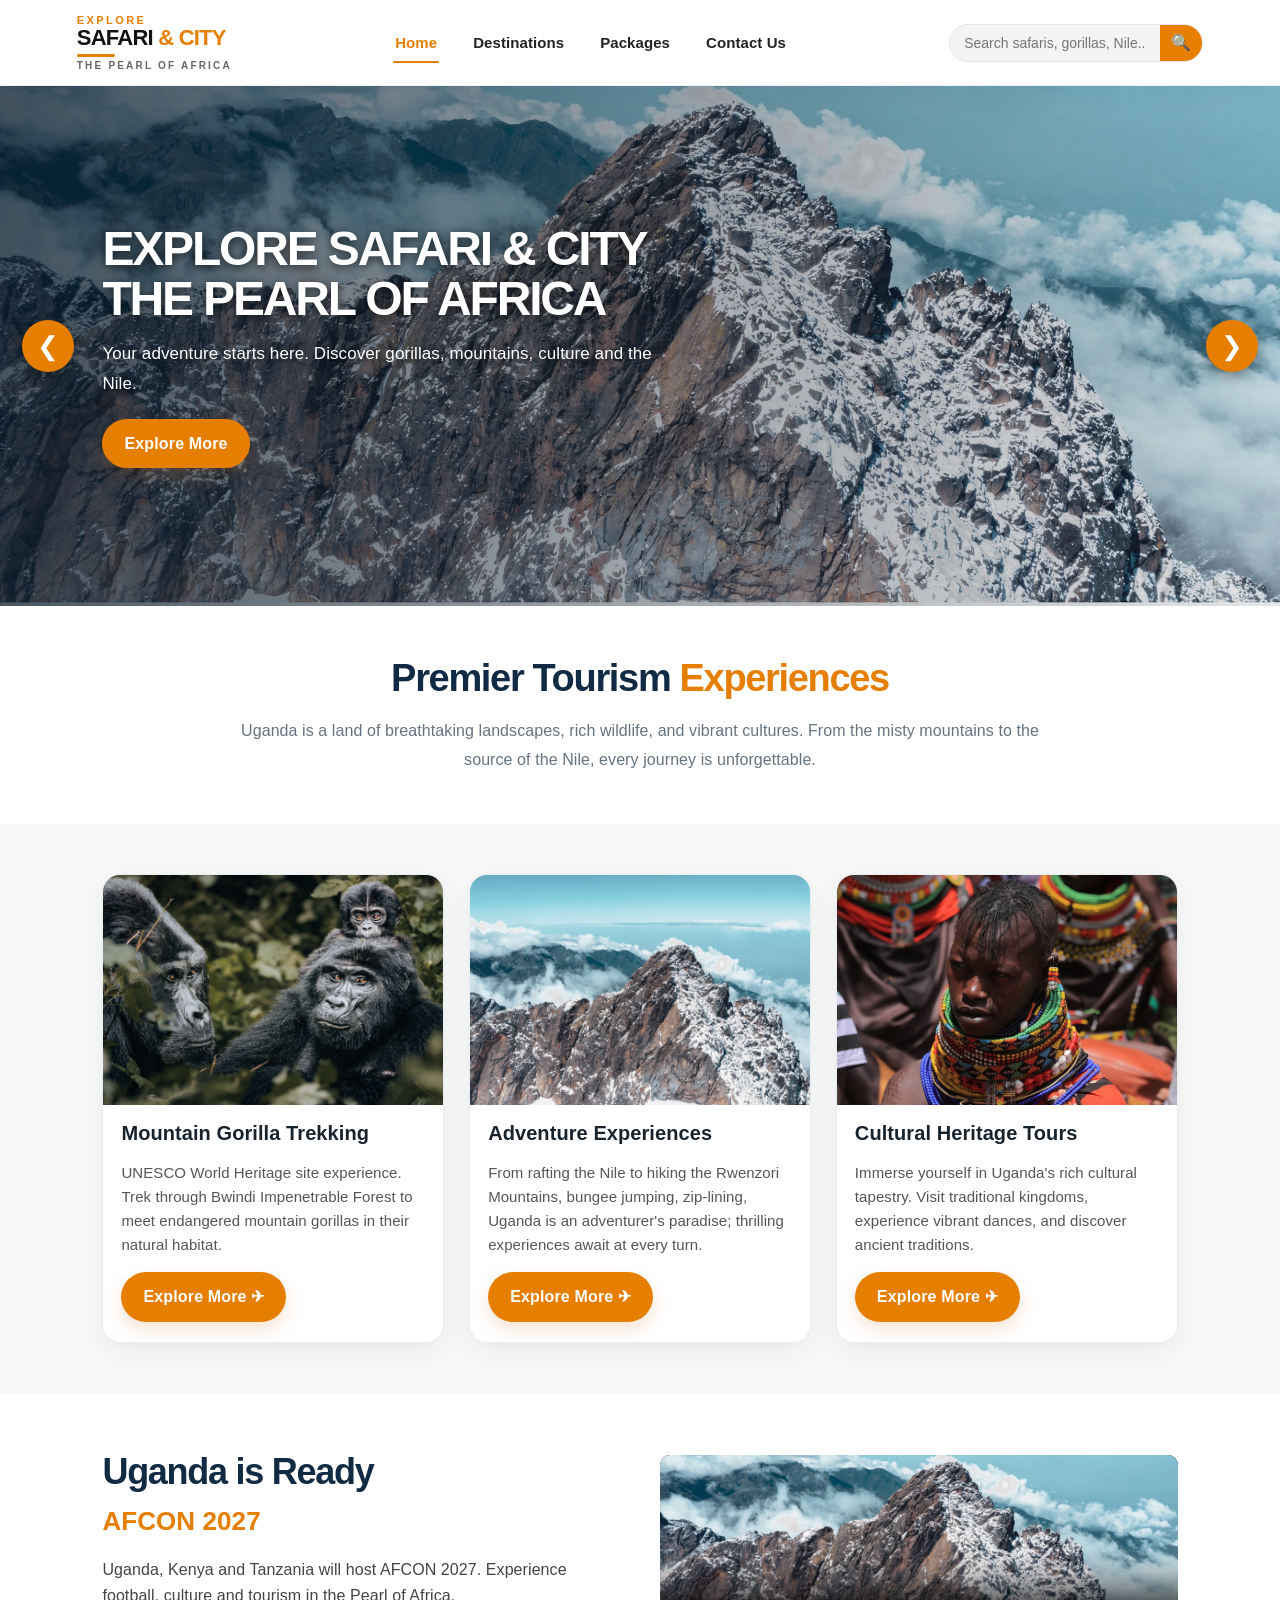
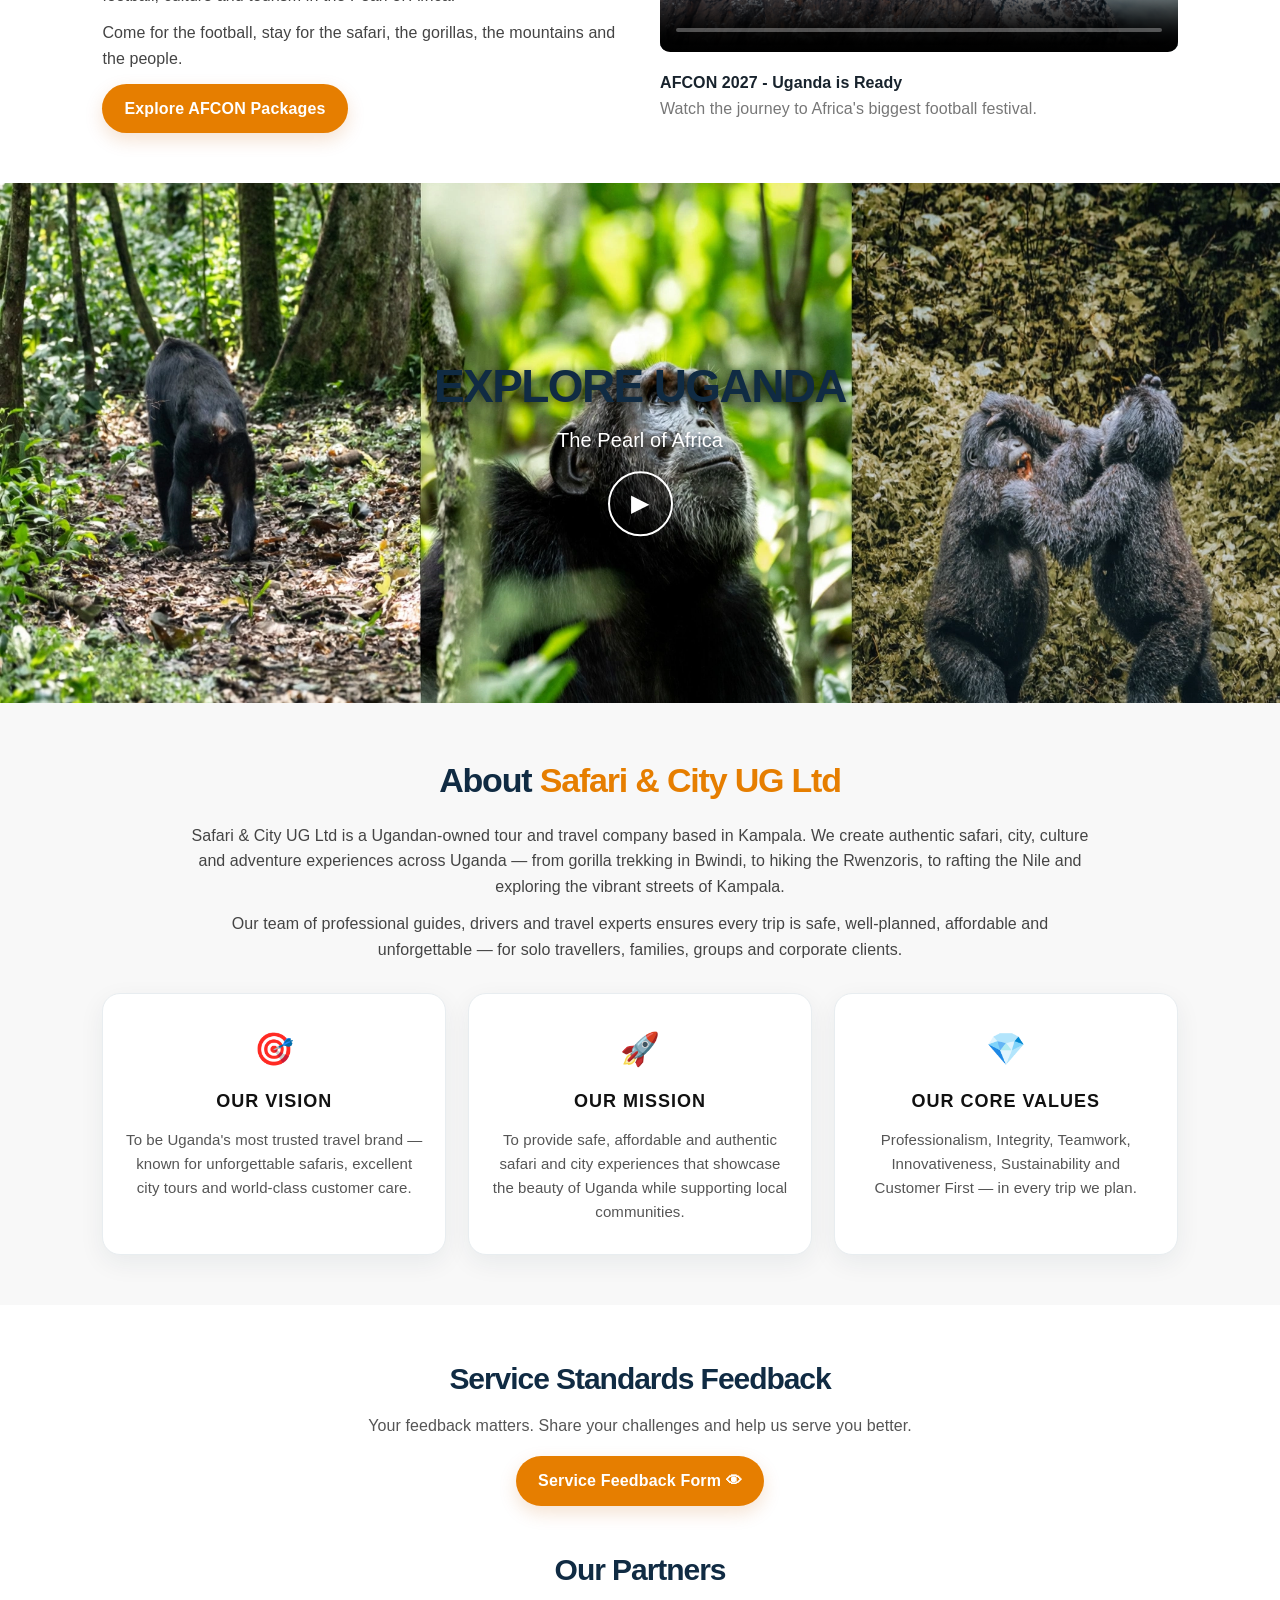
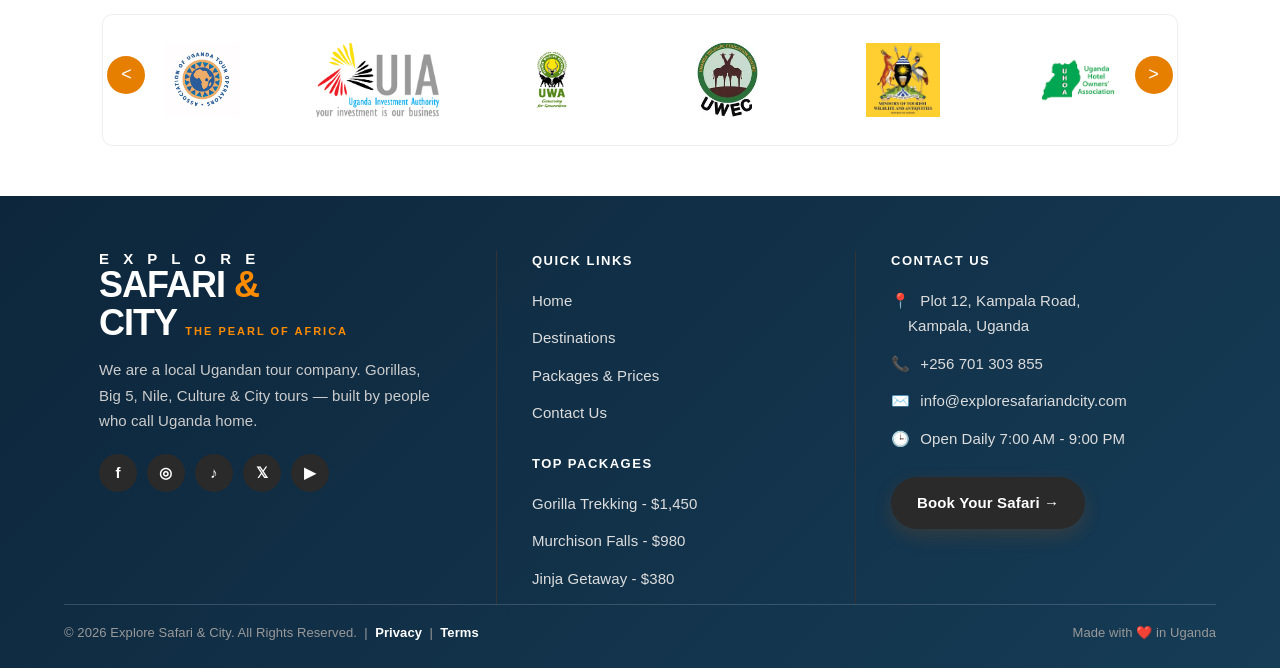
<file: index.html>
<!DOCTYPE html>
<!DOCTYPE html>
<html lang="en">
 <head>
  <meta charset="utf-8"/>
  <meta content="width=device-width, initial-scale=1.0" name="viewport"/>
  <title>
   Home - Safari &amp; City Tours | Explore Uganda - The Pearl of Africa
  </title>
  <link href="style.css" rel="stylesheet"/>
   <link href="premium.css" rel="stylesheet"/>
</head>
 <body>
  <!-- ===== SECTION 1: HEADER - CORRECTED + PROFESSIONAL ===== -->
  <header>
   <a class="logo" href="index.html">
    <span class="logo-small">
     EXPLORE
    </span>
    <span class="logo-main">
     SAFARI
     <span class="logo-orange">
      &amp; CITY
     </span>
    </span>
    <span class="logo-line">
    </span>
    <span class="logo-sub">
     THE PEARL OF AFRICA
    </span>
   </a>
   <nav>
    <a class="active" href="index.html">
     Home
    </a>
    <a href="destinations.html">
     Destinations
    </a>
    <a href="packages.html">
     Packages
    </a>
    <a href="contact.html">
     Contact Us
    </a>
   </nav>
   <div class="header-right">
    <form action="packages.html" class="search-bar" method="get">
     <input aria-label="Search tour packages" name="search" placeholder="Search safaris, gorillas, Nile..." type="text"/>
     <button type="submit">
      🔍
     </button>
    </form>
    <button aria-expanded="false" aria-label="Toggle navigation" class="menu-icon" type="button">
     ☰
    </button>
   </div>
  </header>
  <!-- ===== END SECTION 1 ===== -->
  <!-- ===== SECTION 2: HERO SLIDER - FIXED ===== -->
  <section class="hero">
   <div class="slide active">
    <img alt="Rwenzori Mountains" src="images/slide1.jpg"/>
   </div>
   <div class="slide">
    <img alt="Mountain Gorilla" src="images/slide2.jpg"/>
   </div>
   <div class="slide">
    <img alt="Source of the Nile" src="images/slide3.jpg"/>
   </div>
   <!-- Text is OUTSIDE slides now - 1 block only, JS changes the words -->
   <div class="hero-text">
    <h1 id="heroTitle">
     EXPLORE SAFARI &amp; CITY
     <br/>
     THE PEARL OF AFRICA
    </h1>
    <p id="heroSub">
     Your adventure starts here. Discover gorillas, mountains, culture and the Nile.
    </p>
    <a class="btn" href="packages.html">
     Explore More
    </a>
   </div>
   <button class="prev" id="heroPrev">
    ❮
   </button>
   <button class="next" id="heroNext">
    ❯
   </button>
  </section>
  <!-- ===== END SECTION 2 ===== -->
  <!-- ===== SECTION 3: PREMIER TOURISM EXPERIENCES ===== -->
  <section class="premier">
   <h2>
    Premier Tourism
    <span class="orange-title">
     Experiences
    </span>
   </h2>
   <p class="section-sub">
    Uganda is a land of breathtaking landscapes, rich wildlife, and vibrant cultures. From the misty mountains to the source of the Nile, every journey is unforgettable.
   </p>
  </section>
  <!-- ===== END SECTION 3 ===== -->
  <!-- ===== SECTION 4: 3 EXPERIENCE CARDS - CORRECTED IMAGES ===== -->
  <section class="experiences">
   <div class="experiences-grid">
    <div class="card">
     <img alt="Mountain Gorilla Trekking" src="images/mountain-gorilla-trekking.jpg"/>
     <h3>
      Mountain Gorilla Trekking
     </h3>
     <p>
      UNESCO World Heritage site experience. Trek through Bwindi Impenetrable Forest to meet endangered mountain gorillas in their natural habitat.
     </p>
     <a class="btn" href="packages.html">
      Explore More ✈
     </a>
    </div>
    <div class="card">
     <img alt="Adventure Experiences" src="images/adventure-experiences.jpg"/>
     <h3>
      Adventure Experiences
     </h3>
     <p>
      From rafting the Nile to hiking the Rwenzori Mountains, bungee jumping, zip-lining, Uganda is an adventurer's paradise; thrilling experiences await at every turn.
     </p>
     <a class="btn" href="packages.html">
      Explore More ✈
     </a>
    </div>
    <div class="card">
     <img alt="Cultural Heritage Tours" src="images/cultural-heritage-tours.jpg"/>
     <h3>
      Cultural Heritage Tours
     </h3>
     <p>
      Immerse yourself in Uganda's rich cultural tapestry. Visit traditional kingdoms, experience vibrant dances, and discover ancient traditions.
     </p>
     <a class="btn" href="packages.html">
      Explore More ✈
     </a>
    </div>
   </div>
  </section>
  <!-- ===== END SECTION 4 ===== -->
  <!-- ===== SECTION 5: AFCON 2027 ===== -->
  <section class="afcon">
   <div class="afcon-left">
    <h2>
     Uganda is Ready
    </h2>
    <h3>
     AFCON 2027
    </h3>
    <p>
     Uganda, Kenya and Tanzania will host AFCON 2027. Experience football, culture and tourism in the Pearl of Africa.
    </p>
    <p>
     Come for the football, stay for the safari, the gorillas, the mountains and the people.
    </p>
    <a class="btn" href="packages.html">
     Explore AFCON Packages
    </a>
   </div>
   <div class="afcon-right">
    <video controls="" poster="images/slide1.jpg">
     <source src="videos/afcon.mp4" type="video/mp4"/>
     Your browser does not support the video tag.
    </video>
    <p class="video-title">
     AFCON 2027 - Uganda is Ready
    </p>
    <p class="video-sub">
     Watch the journey to Africa's biggest football festival.
    </p>
   </div>
  </section>
  <!-- ===== END SECTION 5 ===== -->
  <!-- ===== SECTION 6: VIDEO WITH WATERMARK ===== -->
  <section class="video-banner">
   <div class="video-wrap">
    <video autoplay="" loop="" muted="" playsinline="" poster="images/slide2.jpg">
     <source src="videos/uganda.mp4" type="video/mp4"/>
     Your browser does not support the video tag.
    </video>
    <div class="video-watermark">
     <h2>
      EXPLORE UGANDA
     </h2>
     <p>
      The Pearl of Africa
     </p>
     <button class="play-btn">
      ▶
     </button>
    </div>
   </div>
  </section>
  <!-- ===== END SECTION 6 ===== -->
  <!-- ===== SECTION 7: ABOUT SAFARI & CITY UG LTD - CORRECTED ===== -->
  <section class="about-utb">
   <h2>
    About
    <span class="orange-title">
     Safari &amp; City UG Ltd
    </span>
   </h2>
   <p>
    Safari &amp; City UG Ltd is a Ugandan-owned tour and travel company based in Kampala. We create authentic safari, city, culture and adventure experiences across Uganda &mdash; from gorilla trekking in Bwindi, to hiking the Rwenzoris, to rafting the Nile and exploring the vibrant streets of Kampala.
   </p>
   <p style="margin-top:12px;">
    Our team of professional guides, drivers and travel experts ensures every trip is safe, well-planned, affordable and unforgettable &mdash; for solo travellers, families, groups and corporate clients.
   </p>
   <div class="about-grid">
    <div class="about-box">
     <div class="about-icon">
      🎯
     </div>
     <h3>
      OUR VISION
     </h3>
     <p>
      To be Uganda's most trusted travel brand &mdash; known for unforgettable safaris, excellent city tours and world-class customer care.
     </p>
    </div>
    <div class="about-box">
     <div class="about-icon">
      🚀
     </div>
     <h3>
      OUR MISSION
     </h3>
     <p>
      To provide safe, affordable and authentic safari and city experiences that showcase the beauty of Uganda while supporting local communities.
     </p>
    </div>
    <div class="about-box">
     <div class="about-icon">
      💎
     </div>
     <h3>
      OUR CORE VALUES
     </h3>
     <p>
      Professionalism, Integrity, Teamwork, Innovativeness, Sustainability and Customer First &mdash; in every trip we plan.
     </p>
    </div>
   </div>
  </section>
  <!-- ===== END SECTION 7 ===== -->
  <!-- ===== SECTION 8: SERVICE STANDARDS FEEDBACK + OUR PARTNERS ===== -->
  <section class="feedback-partners">
   <div class="feedback">
    <h2>
     Service Standards Feedback
    </h2>
    <p>
     Your feedback matters. Share your challenges and help us serve you better.
    </p>
    <a class="btn btn-orange" href="contact.html">
     Service Feedback Form 👁
    </a>
   </div>
   <div class="partners">
    <h2>
     Our Partners
    </h2>
    <div class="partners-wrap">
     <button class="prev" type="button">
      &lt;
     </button>
     <div class="partners-grid">
      <img alt="Association of Uganda Tour Operators" src="images/partner-auto.jpg"/>
      <img alt="Uganda Investment Authority - UIA" src="images/partner-uia.jpg"/>
      <img alt="Uganda Wildlife Authority - UWA" src="images/partner-uwa.jpg"/>
      <img alt="Uganda Wildlife Conservation Education Centre - UWEC" src="images/partner-uwec.jpg"/>
      <img alt="Ministry of Tourism" src="images/partner-ministry-tourism.jpg"/>
      <img alt="Uganda Hotel Owners Association - UHOA" src="images/partner-uhoa.jpg"/>
     </div>
     <button class="next" type="button">
      &gt;
     </button>
    </div>
   </div>
  </section>
  <!-- ===== END SECTION 8 ===== -->
  <!-- ===== FOOTER - NEW DESIGN LIKE SCREENSHOT ===== -->
  <footer class="site-footer-new">
   <div class="footer-grid-new">
    <!-- COL 1 -->
    <div class="footer-col-new">
     <a class="footer-logo-new" href="index.html">
      <span class="explore-small">
       E X P L O R E
      </span>
      <span class="safari-big">
       SAFARI
       <span>
        &amp;
       </span>
      </span>
      <span class="safari-big">
       CITY
       <span class="pearl-inline">
        THE PEARL OF AFRICA
       </span>
      </span>
     </a>
     <p class="footer-about-new">
      We are a local Ugandan tour company. Gorillas, Big 5, Nile, Culture &amp; City tours &mdash; built by people who call Uganda home.
     </p>
     <div class="footer-social-new">
      <a aria-label="Facebook" href="#">
       f
      </a>
      <a aria-label="Instagram" href="#">
       ◎
      </a>
      <a aria-label="TikTok" href="#">
       &sung;
      </a>
      <a aria-label="X" href="#">
       &Xopf;
      </a>
      <a aria-label="YouTube" href="#">
       ▶
      </a>
     </div>
    </div>
    <!-- COL 2 -->
    <div class="footer-col-new footer-middle-new">
     <h4>
      QUICK LINKS
     </h4>
     <ul>
      <li>
       <a href="index.html">
        Home
       </a>
      </li>
      <li>
       <a href="destinations.html">
        Destinations
       </a>
      </li>
      <li>
       <a href="packages.html">
        Packages &amp; Prices
       </a>
      </li>
      <li>
       <a href="contact.html">
        Contact Us
       </a>
      </li>
     </ul>
     <h4 class="footer-h4-space">
      TOP PACKAGES
     </h4>
     <ul>
      <li>
       <a href="packages.html">
        Gorilla Trekking - $1,450
       </a>
      </li>
      <li>
       <a href="packages.html">
        Murchison Falls - $980
       </a>
      </li>
      <li>
       <a href="packages.html">
        Jinja Getaway - $380
       </a>
      </li>
     </ul>
    </div>
    <!-- COL 3 -->
    <div class="footer-col-new">
     <h4>
      CONTACT US
     </h4>
     <p class="contact-line">
      <span>
       📍
      </span>
      Plot 12, Kampala Road,
      <br/>
      &nbsp;&nbsp;&nbsp;&nbsp;Kampala, Uganda
     </p>
     <p class="contact-line">
      <span>
       📞
      </span>
      <a href="tel:+256701303855">
       +256 701 303 855
      </a>
     </p>
     <p class="contact-line">
      <span>
       ✉️
      </span>
      <a href="mailto:info@exploresafariandcity.com">
       info@exploresafariandcity.com
      </a>
     </p>
     <p class="contact-line">
      <span>
       🕒
      </span>
      Open Daily 7:00 AM - 9:00 PM
     </p>
     <a class="btn-book-safari" href="https://wa.me/256701303855?text=Hello!%20I%20want%20to%20book%20my%20safari" target="_blank">
      Book Your Safari &rarr;
     </a>
    </div>
   </div>
   <div class="footer-bottom-new">
    <p>
     &copy; 2026 Explore Safari &amp; City. All Rights Reserved. &nbsp;|&nbsp;
     <a href="contact.html">
      Privacy
     </a>
     &nbsp;|&nbsp;
     <a href="contact.html">
      Terms
     </a>
    </p>
    <p>
     Made with ❤️ in Uganda
    </p>
   </div>
  </footer>
  <!-- ===== END SECTION 9 ===== -->
  <script defer="True" src="script.js">
  </script>
 </body>
</html>
</file>
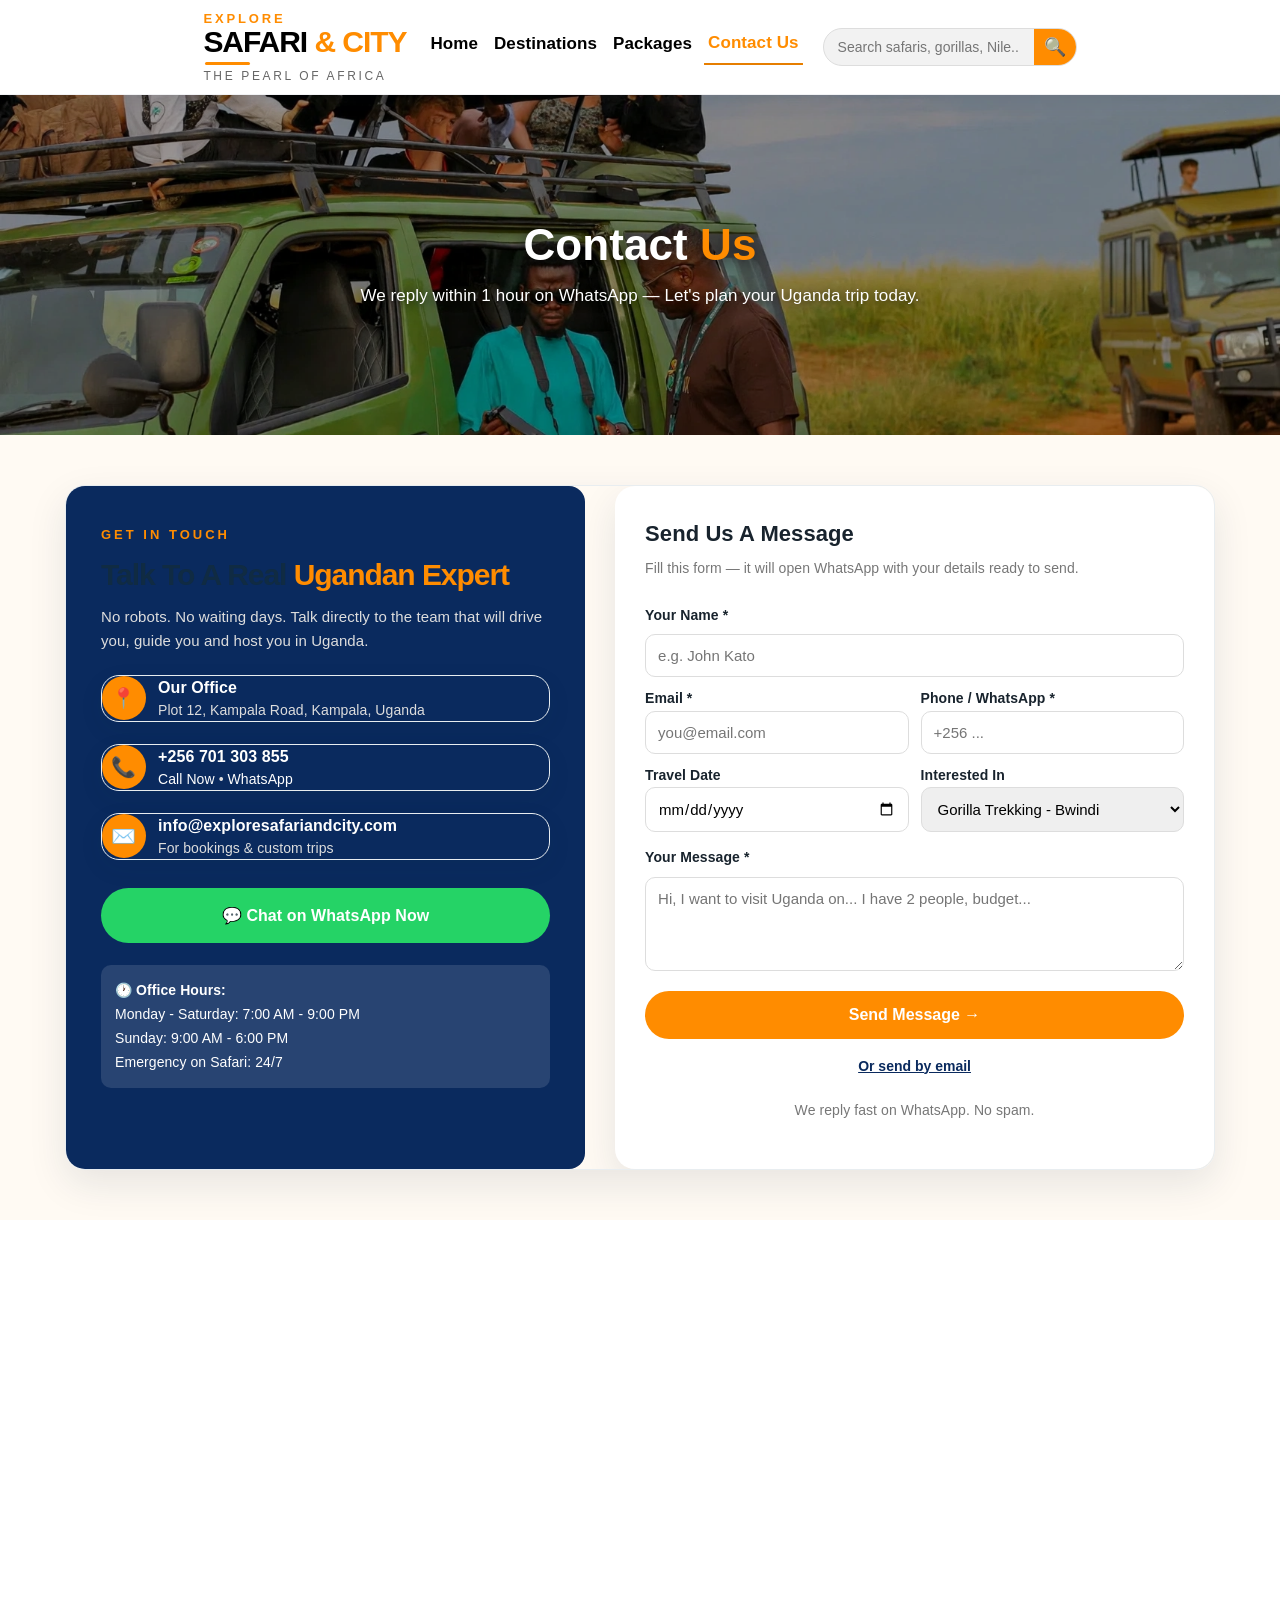
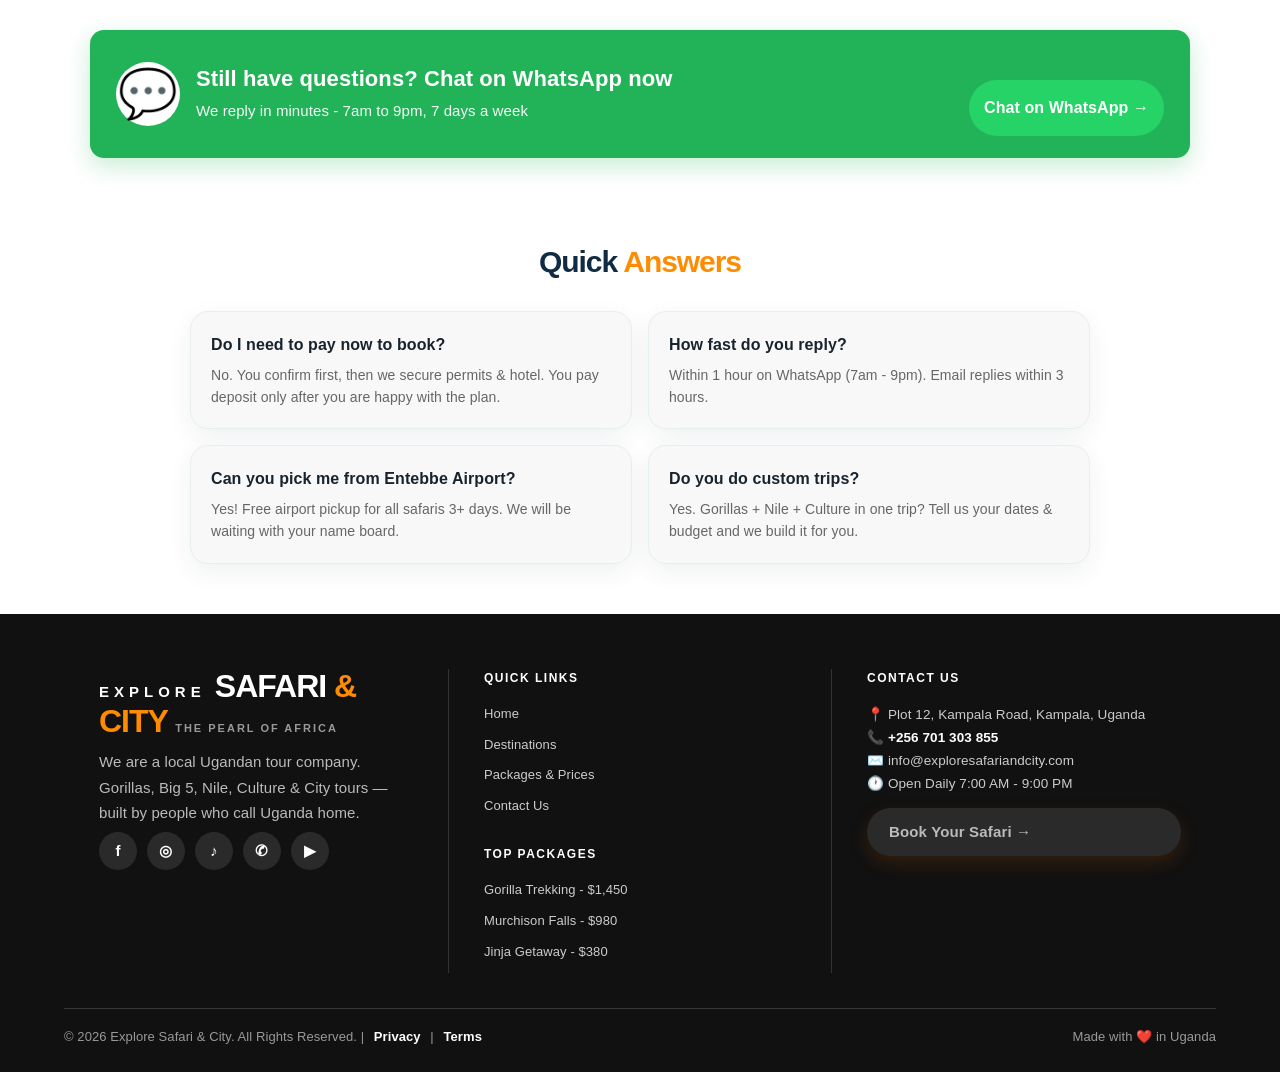
<file: contact.html>
<!DOCTYPE html>
<!DOCTYPE html>
<!DOCTYPE html>
<html lang="en">
 <head>
  <meta charset="utf-8"/>
  <meta content="width=device-width, initial-scale=1.0" name="viewport"/>
  <title>
   Contact Us - Explore Safari &amp; City
  </title>
  <link href="style.css" rel="stylesheet"/>
  <style>
   *
{
    margin:0;
    padding:0;
    box-sizing:border-box
}
html,body
{
    width:100%;
    overflow-x:hidden
}
body
{
    font-family:Arial,sans-serif;
    background:#fff
}
/* ===== HEADER - SAME AS PACKAGES ===== */
.site-header
{
    width:100%;
    background:#fff;
    padding:12px 3%;
    border-bottom:1px solid #eee
}
.header-inner
{
    display:flex;
    align-items:center;
    justify-content:space-between;
    gap:20px;
    max-width:1300px;
    margin:0 auto
}
.logo
{
    color:#000;
    text-decoration:none;
    line-height:1;
    flex-shrink:0
}
.logo-small
{
    display:block;
    color:#ff8c00;
    font-size:13px;
    font-weight:800;
    letter-spacing:5px;
    margin-bottom:2px
}
.logo-main
{
    display:block;
    font-size:30px;
    font-weight:900;
    line-height:1
}
.logo-main .black
{
    color:#000
}
.logo-main .orange
{
    color:#ff8c00
}
.logo-line
{
    display:block;
    width:45px;
    height:3px;
    background:#ff8c00;
    margin:5px 0 5px 2px
}
.logo-sub
{
    display:block;
    color:#666;
    font-size:12px;
    letter-spacing:3px;
    font-weight:500
}
.main-nav
{
    display:flex;
    gap:8px;
    align-items:center
}
.main-nav a
{
    color:#000;
    font-size:17px;
    font-weight:700;
    text-decoration:none;
    white-space:nowrap;
    padding:0 4px 6px 4px
}
.main-nav a.active
{
    color:#ff8c00;
    border-bottom:2px solid #ff8c00
}
.header-search
{
    display:flex;
    align-items:center;
    flex-shrink:0
}
.header-search form
{
    display:flex;
    align-items:center;
    background:#f2f2f2;
    border:1px solid #ddd;
    border-radius:30px;
    overflow:hidden;
    height:38px
}
.header-search input
{
    border:none;
    outline:none;
    background:transparent;
    padding:0 14px;
    font-size:14px;
    width:210px
}
.header-search button
{
    border:none;
    background:#ff8c00;
    color:#fff;
    height:38px;
    width:42px;
    font-size:18px;
    cursor:pointer
}
/* ===== HERO - CONTACT ===== */
.contact-hero
{
    position:relative;
    width:100%;
    height:340px;
    overflow:hidden;
    background:#000;
    display:flex;
    align-items:center;
    justify-content:center;
    text-align:center
}
.contact-hero img
{
    position:absolute;
    inset:0;
    width:100%;
    height:100%;
    object-fit:cover;
    opacity:.6
}
.contact-hero-text
{
    position:relative;
    z-index:2;
    color:#fff;
    padding:0 20px
}
.contact-hero-text h1
{
    font-size:44px;
    line-height:1.1;
    text-shadow:0 2px 15px rgba(0,0,0,.7)
}
.contact-hero-text p
{
    font-size:17px;
    margin-top:12px;
    text-shadow:0 2px 10px rgba(0,0,0,.7)
}
.contact-hero-text span
{
    color:#ff8c00
}
/* ===== CONTACT SECTION ===== */
.contact-section
{
    padding:50px 3%;
    background:#f8f8f8
}
.contact-box
{
    max-width:1150px;
    margin:0 auto;
    display:flex;
    gap:30px;
    align-items:stretch
}
.contact-left
{
    flex:1;
    background:#0a2a5e;
    color:#fff;
    padding:35px;
    border-radius:16px
}
.contact-left h2
{
    font-size:30px;
    line-height:1.2;
    margin:10px 0 12px
}
.contact-left h2 span
{
    color:#ff8c00
}
.contact-left p
{
    color:#ddd;
    font-size:15px;
    line-height:1.6
}
.contact-item
{
    display:flex;
    gap:12px;
    align-items:flex-start;
    margin-top:22px
}
.contact-icon
{
    width:44px;
    height:44px;
    min-width:44px;
    background:#ff8c00;
    border-radius:50%;
    display:flex;
    align-items:center;
    justify-content:center;
    font-size:20px
}
.contact-item b
{
    display:block;
    font-size:16px
}
.contact-item span
{
    color:#ddd;
    font-size:14px
}
.contact-item a
{
    color:#fff;
    text-decoration:none
}
.whatsapp-btn
{
    display:flex;
    align-items:center;
    justify-content:center;
    gap:10px;
    background:#25D366;
    color:#fff;
    text-decoration:none;
    padding:15px;
    border-radius:30px;
    font-weight:800;
    margin-top:28px;
    font-size:16px
}
.whatsapp-btn:hover
{
    background:#1da851
}
.contact-hours
{
    margin-top:22px;
    background:rgba(255,255,255,.12);
    padding:14px;
    border-radius:10px;
    font-size:14px;
    line-height:1.7
}
.contact-form-wrap
{
    flex:1.2;
    background:#fff;
    padding:30px;
    border-radius:16px;
    box-shadow:0 10px 30px rgba(0,0,0,.08)
}
.contact-form-wrap h3
{
    font-size:22px;
    margin-bottom:6px
}
.contact-form-wrap p
{
    color:#777;
    font-size:14px;
    margin-bottom:18px
}
.contact-form
{
    display:flex;
    flex-direction:column;
    gap:8px
}
.contact-form label
{
    font-weight:700;
    font-size:14px;
    margin-top:6px
}
.contact-form input,.contact-form select,.contact-form textarea
{
    width:100%;
    padding:12px;
    border:1px solid #ddd;
    border-radius:10px;
    font-size:15px;
    font-family:Arial;
    outline:none
}
.contact-form input:focus,.contact-form select:focus,.contact-form textarea:focus
{
    border-color:#ff8c00
}
.form-row
{
    display:flex;
    gap:12px
}
.form-row div
{
    flex:1
}
.send-btn
{
    background:#ff8c00;
    color:#fff;
    border:none;
    padding:15px;
    border-radius:30px;
    font-weight:800;
    font-size:16px;
    cursor:pointer;
    margin-top:12px
}
.send-btn:hover
{
    background:#e67e00
}
.form-small
{
    text-align:center;
    color:#888;
    font-size:13px;
    margin-top:6px
}
/* ===== MAP ===== */
.map-section
{
    padding:0;
    background:#fff;
    line-height:0
}
.map-section iframe
{
    width:100%;
    height:380px;
    border:0;
    display:block
}
/* ===== FAQ QUICK ===== */
.faq-section
{
    padding:50px 3%;
    background:#fff;
    text-align:center
}
.faq-inner
{
    max-width:900px;
    margin:0 auto
}
.faq-section h2
{
    font-size:30px;
    margin-bottom:25px
}
.faq-section h2 span
{
    color:#ff8c00
}
.faq-grid
{
    display:grid;
    grid-template-columns:1fr 1fr;
    gap:16px;
    text-align:left
}
.faq-card
{
    background:#f8f8f8;
    padding:20px;
    border-radius:12px
}
.faq-card b
{
    display:block;
    margin-bottom:6px
}
.faq-card p
{
    color:#666;
    font-size:14px;
    line-height:1.6
}
/* ===== FOOTER ===== */
.site-footer
{
    background:#111;
    color:#fff;
    padding:55px 5% 25px 5%
}
.footer-grid
{
    display:grid;
    grid-template-columns:1fr 1fr 1fr;
    gap:0;
    max-width:1200px;
    margin:0 auto
}
.footer-col
{
    padding:0 35px
}
.footer-middle
{
    border-left:1px solid #333;
    border-right:1px solid #333
}
.footer-logo
{
    display:flex;
    flex-direction:column;
    line-height:1;
    text-decoration:none;
    color:#fff;
    margin-bottom:20px
}
.explore-small
{
    font-size:15px;
    font-weight:800;
    letter-spacing:5px
}
.safari-big
{
    font-size:32px;
    font-weight:900
}
.safari-big span
{
    color:#ff8c00
}
.pearl-small
{
    font-size:11px;
    font-weight:700;
    letter-spacing:2px;
    color:#999;
    margin-top:4px
}
.footer-about
{
    color:#ccc;
    font-size:13.5px;
    line-height:1.7;
    margin-bottom:20px
}
.footer-social
{
    display:flex;
    gap:10px
}
.footer-social a
{
    width:38px;
    height:38px;
    background:#2a2a2a;
    color:#fff;
    border-radius:50%;
    display:flex;
    align-items:center;
    justify-content:center;
    text-decoration:none;
    font-weight:800
}
.footer-social a:hover
{
    background:#ff8c00
}
.site-footer h4
{
    font-size:12px;
    font-weight:800;
    letter-spacing:1.5px;
    margin-bottom:16px
}
.footer-h4-space
{
    margin-top:28px
}
.site-footer ul
{
    list-style:none
}
.site-footer ul li
{
    margin-bottom:9px
}
.site-footer ul li a
{
    color:#ccc;
    font-size:13px;
    text-decoration:none
}
.site-footer ul li a:hover
{
    color:#ff8c00
}
.btn-book-now
{
    display:inline-block;
    margin-top:10px;
    background:#2a2a2a;
    color:#fff;
    font-size:13px;
    font-weight:600;
    padding:12px 22px;
    border-radius:25px;
    text-decoration:none
}
.btn-book-now:hover
{
    background:#ff8c00
}
.footer-bottom
{
    border-top:1px solid #333;
    margin-top:35px;
    padding-top:18px;
    display:flex;
    justify-content:space-between;
    flex-wrap:wrap;
    gap:10px;
    color:#999;
    font-size:13px;
    max-width:1200px;
    margin-left:auto;
    margin-right:auto
}
.footer-bottom a
{
    color:#fff;
    text-decoration:none;
    margin:0 6px;
    font-weight:700
}
@media(max-width:900px)
{
    .header-inner
    {
        flex-wrap:wrap;
        justify-content:center;
        text-align:center
    }
    .main-nav
    {
        flex-wrap:wrap;
        justify-content:center
    }
    .contact-hero
    {
        height:260px
    }
    .contact-hero-text h1
    {
        font-size:30px
    }
    .contact-box
    {
        flex-direction:column
    }
    .form-row
    {
        flex-direction:column
    }
    .faq-grid
    {
        grid-template-columns:1fr
    }
    .footer-grid
    {
        grid-template-columns:1fr;
        gap:40px
    }
    .footer-col
    {
        padding:0
    }
    .footer-middle
    {
        border:none
    }
}
  </style>
  <link href="premium.css" rel="stylesheet"/>

 </head>
 <body>
  <!-- ===== HEADER ===== -->
  <header class="site-header">
   <div class="header-inner">
    <a class="logo" href="index.html">
     <span class="logo-small">
      EXPLORE
     </span>
     <span class="logo-main">
      <span class="black">
       SAFARI
      </span>
      <span class="orange">
       &amp; CITY
      </span>
     </span>
     <span class="logo-line">
     </span>
     <span class="logo-sub">
      THE PEARL OF AFRICA
     </span>
    </a>
    <nav class="main-nav">
     <a href="index.html">
      Home
     </a>
     <a href="destinations.html">
      Destinations
     </a>
     <a href="packages.html">
      Packages
     </a>
     <a class="active" href="contact.html">
      Contact Us
     </a>
    </nav>
    <div class="header-search">
     <form action="packages.html" method="get">
      <input aria-label="Search tour packages" name="search" placeholder="Search safaris, gorillas, Nile.." type="text"/>
      <button type="submit">
       🔍
      </button>
     </form>
    </div>
    <button aria-expanded="false" aria-label="Toggle navigation" class="menu-icon" type="button">
     ☰
    </button>
   </div>
  </header>
  <!-- ===== HERO ===== -->
  <section class="contact-hero">
   <img alt="Contact Explore Safari &amp; City" src="images/van.jpg"/>
   <div class="contact-hero-text">
    <h1>
     Contact
     <span>
      Us
     </span>
    </h1>
    <p>
     We reply within 1 hour on WhatsApp &mdash; Let's plan your Uganda trip today.
    </p>
   </div>
  </section>
  <!-- ===== CONTACT BOX ===== -->
  <section class="contact-section">
   <div class="contact-box">
    <!-- LEFT: INFO -->
    <div class="contact-left">
     <span style="color:#ff8c00;font-weight:800;letter-spacing:3px;font-size:13px">
      GET IN TOUCH
     </span>
     <h2>
      Talk To A Real
      <span>
       Ugandan Expert
      </span>
     </h2>
     <p>
      No robots. No waiting days. Talk directly to the team that will drive you, guide you and host you in Uganda.
     </p>
     <div class="contact-item">
      <div class="contact-icon">
       📍
      </div>
      <div>
       <b>
        Our Office
       </b>
       <span>
        Plot 12, Kampala Road, Kampala, Uganda
       </span>
      </div>
     </div>
     <div class="contact-item">
      <div class="contact-icon">
       📞
      </div>
      <div>
       <b>
        +256 701 303 855
       </b>
       <span>
        <a href="tel:+256701303855">
         Call Now
        </a>
        &bull;
        <a href="https://wa.me/256701303855">
         WhatsApp
        </a>
       </span>
      </div>
     </div>
     <div class="contact-item">
      <div class="contact-icon">
       ✉️
      </div>
      <div>
       <b>
        info@exploresafariandcity.com
       </b>
       <span>
        For bookings &amp; custom trips
       </span>
      </div>
     </div>
     <a class="whatsapp-btn" href="https://wa.me/256701303855?text=Hello%20Explore%20Safari%20%26%20City!%20I%20want%20to%20plan%20a%20trip%20to%20Uganda." target="_blank">
      💬 Chat on WhatsApp Now
     </a>
     <div class="contact-hours">
      <b>
       🕐 Office Hours:
      </b>
      <br/>
      Monday - Saturday: 7:00 AM - 9:00 PM
      <br/>
      Sunday: 9:00 AM - 6:00 PM
      <br/>
      Emergency on Safari: 24/7
     </div>
    </div>
    <!-- RIGHT: FORM -->
    <div class="contact-form-wrap">
     <h3>
      Send Us A Message
     </h3>
     <p>
      Fill this form &mdash; it will open WhatsApp with your details ready to send.
     </p>
     <form class="contact-form" id="contactForm">
      <label>
       Your Name *
      </label>
      <input id="cName" placeholder="e.g. John Kato" required="" type="text"/>
      <div class="form-row">
       <div>
        <label>
         Email *
        </label>
        <input id="cEmail" placeholder="you@email.com" required="" type="email"/>
       </div>
       <div>
        <label>
         Phone / WhatsApp *
        </label>
        <input id="cPhone" placeholder="+256 ..." required="" type="tel"/>
       </div>
      </div>
      <div class="form-row">
       <div>
        <label>
         Travel Date
        </label>
        <input id="cDate" type="date"/>
       </div>
       <div>
        <label>
         Interested In
        </label>
        <select id="cPackage">
         <option>
          Gorilla Trekking - Bwindi
         </option>
         <option>
          Murchison Falls Safari
         </option>
         <option>
          Queen Elizabeth Wildlife
         </option>
         <option>
          Jinja Weekend Getaway
         </option>
         <option>
          Cultural Tour - Fort Portal
         </option>
         <option>
          Rwenzori Hiking
         </option>
         <option>
          Wellness Retreat - Ssese
         </option>
         <option>
          Camping - Kidepo Valley
         </option>
         <option>
          Design My Own Tour
         </option>
         <option>
          Just Asking A Question
         </option>
        </select>
       </div>
      </div>
      <label>
       Your Message *
      </label>
      <textarea id="cMessage" placeholder="Hi, I want to visit Uganda on... I have 2 people, budget..." required="" rows="4"></textarea>
      <button aria-label="Send enquiry through WhatsApp" class="send-btn" data-contact-channel="whatsapp" type="button">
       Send Message &rarr;
      </button>
      <button class="email-option" data-contact-channel="email" type="button">
       Or send by email
      </button>
      <p class="form-small">
       We reply fast on WhatsApp. No spam.
      </p>
     </form>
    </div>
   </div>
  </section>
  <!-- ===== MAP ===== -->
  <section class="map-section">
   <iframe loading="lazy" src="https://www.google.com/maps?q=Kampala,Uganda&amp;output=embed">
   </iframe>
  </section>
  <!-- WhatsApp Banner -->
  <div class="whatsapp-banner">
   <div class="whatsapp-left">
    <div class="whatsapp-icon">
     💬
    </div>
    <div>
     <h3>
      Still have questions? Chat on WhatsApp now
     </h3>
     <p>
      We reply in minutes - 7am to 9pm, 7 days a week
     </p>
    </div>
   </div>
   <a class="whatsapp-btn" href="https://wa.me/256701303855?text=Hello!%20I%20have%20a%20question%20about%20a%20tour" target="_blank">
    Chat on WhatsApp &rarr;
   </a>
  </div>
  <!-- End WhatsApp Banner -->
  <!-- ===== FAQ ===== -->
  <section class="faq-section">
   <div class="faq-inner">
    <h2>
     Quick
     <span>
      Answers
     </span>
    </h2>
    <div class="faq-grid">
     <div class="faq-card">
      <b>
       Do I need to pay now to book?
      </b>
      <p>
       No. You confirm first, then we secure permits &amp; hotel. You pay deposit only after you are happy with the plan.
      </p>
     </div>
     <div class="faq-card">
      <b>
       How fast do you reply?
      </b>
      <p>
       Within 1 hour on WhatsApp (7am - 9pm). Email replies within 3 hours.
      </p>
     </div>
     <div class="faq-card">
      <b>
       Can you pick me from Entebbe Airport?
      </b>
      <p>
       Yes! Free airport pickup for all safaris 3+ days. We will be waiting with your name board.
      </p>
     </div>
     <div class="faq-card">
      <b>
       Do you do custom trips?
      </b>
      <p>
       Yes. Gorillas + Nile + Culture in one trip? Tell us your dates &amp; budget and we build it for you.
      </p>
     </div>
    </div>
   </div>
  </section>
  <!-- ===== FOOTER ===== -->
  <footer class="site-footer">
   <div class="footer-grid">
    <div class="footer-col">
     <a class="footer-logo" href="index.html">
      <span class="explore-small">
       EXPLORE
      </span>
      <span class="safari-big">
       SAFARI
       <span>
        &amp; CITY
       </span>
      </span>
      <span class="pearl-small">
       THE PEARL OF AFRICA
      </span>
     </a>
     <p class="footer-about">
      We are a local Ugandan tour company. Gorillas, Big 5, Nile, Culture &amp; City tours &mdash; built by people who call Uganda home.
     </p>
     <div class="footer-social">
      <a href="https://facebook.com" target="_blank">
       f
      </a>
      <a href="https://instagram.com" target="_blank">
       ◎
      </a>
      <a href="https://tiktok.com" target="_blank">
       &sung;
      </a>
      <a href="https://wa.me/256701303855" target="_blank">
       ✆
      </a>
      <a href="https://youtube.com" target="_blank">
       ▶
      </a>
     </div>
    </div>
    <div class="footer-col footer-middle">
     <h4>
      QUICK LINKS
     </h4>
     <ul>
      <li>
       <a href="index.html">
        Home
       </a>
      </li>
      <li>
       <a href="destinations.html">
        Destinations
       </a>
      </li>
      <li>
       <a href="packages.html">
        Packages &amp; Prices
       </a>
      </li>
      <li>
       <a href="contact.html">
        Contact Us
       </a>
      </li>
     </ul>
     <h4 class="footer-h4-space">
      TOP PACKAGES
     </h4>
     <ul>
      <li>
       <a href="packages.html">
        Gorilla Trekking - $1,450
       </a>
      </li>
      <li>
       <a href="packages.html">
        Murchison Falls - $980
       </a>
      </li>
      <li>
       <a href="packages.html">
        Jinja Getaway - $380
       </a>
      </li>
     </ul>
    </div>
    <div class="footer-col">
     <h4>
      CONTACT US
     </h4>
     <p style="color:#ccc;font-size:13.5px;line-height:1.7;margin-bottom:12px">
      📍 Plot 12, Kampala Road, Kampala, Uganda
      <br/>
      📞
      <b style="color:#fff">
       +256 701 303 855
      </b>
      <br/>
      ✉️ info@exploresafariandcity.com
      <br/>
      🕐 Open Daily 7:00 AM - 9:00 PM
     </p>
     <a class="btn-book-now" href="packages.html">
      Book Your Safari &rarr;
     </a>
    </div>
   </div>
   <div class="footer-bottom">
    <p>
     &copy; 2026 Explore Safari &amp; City. All Rights Reserved. |
     <a href="contact.html">
      Privacy
     </a>
     |
     <a href="contact.html">
      Terms
     </a>
    </p>
    <p>
     Made with ❤️ in Uganda
    </p>
   </div>
  </footer>
  <script defer="True" src="script.js">
  </script>
 </body>
</html>
</file>
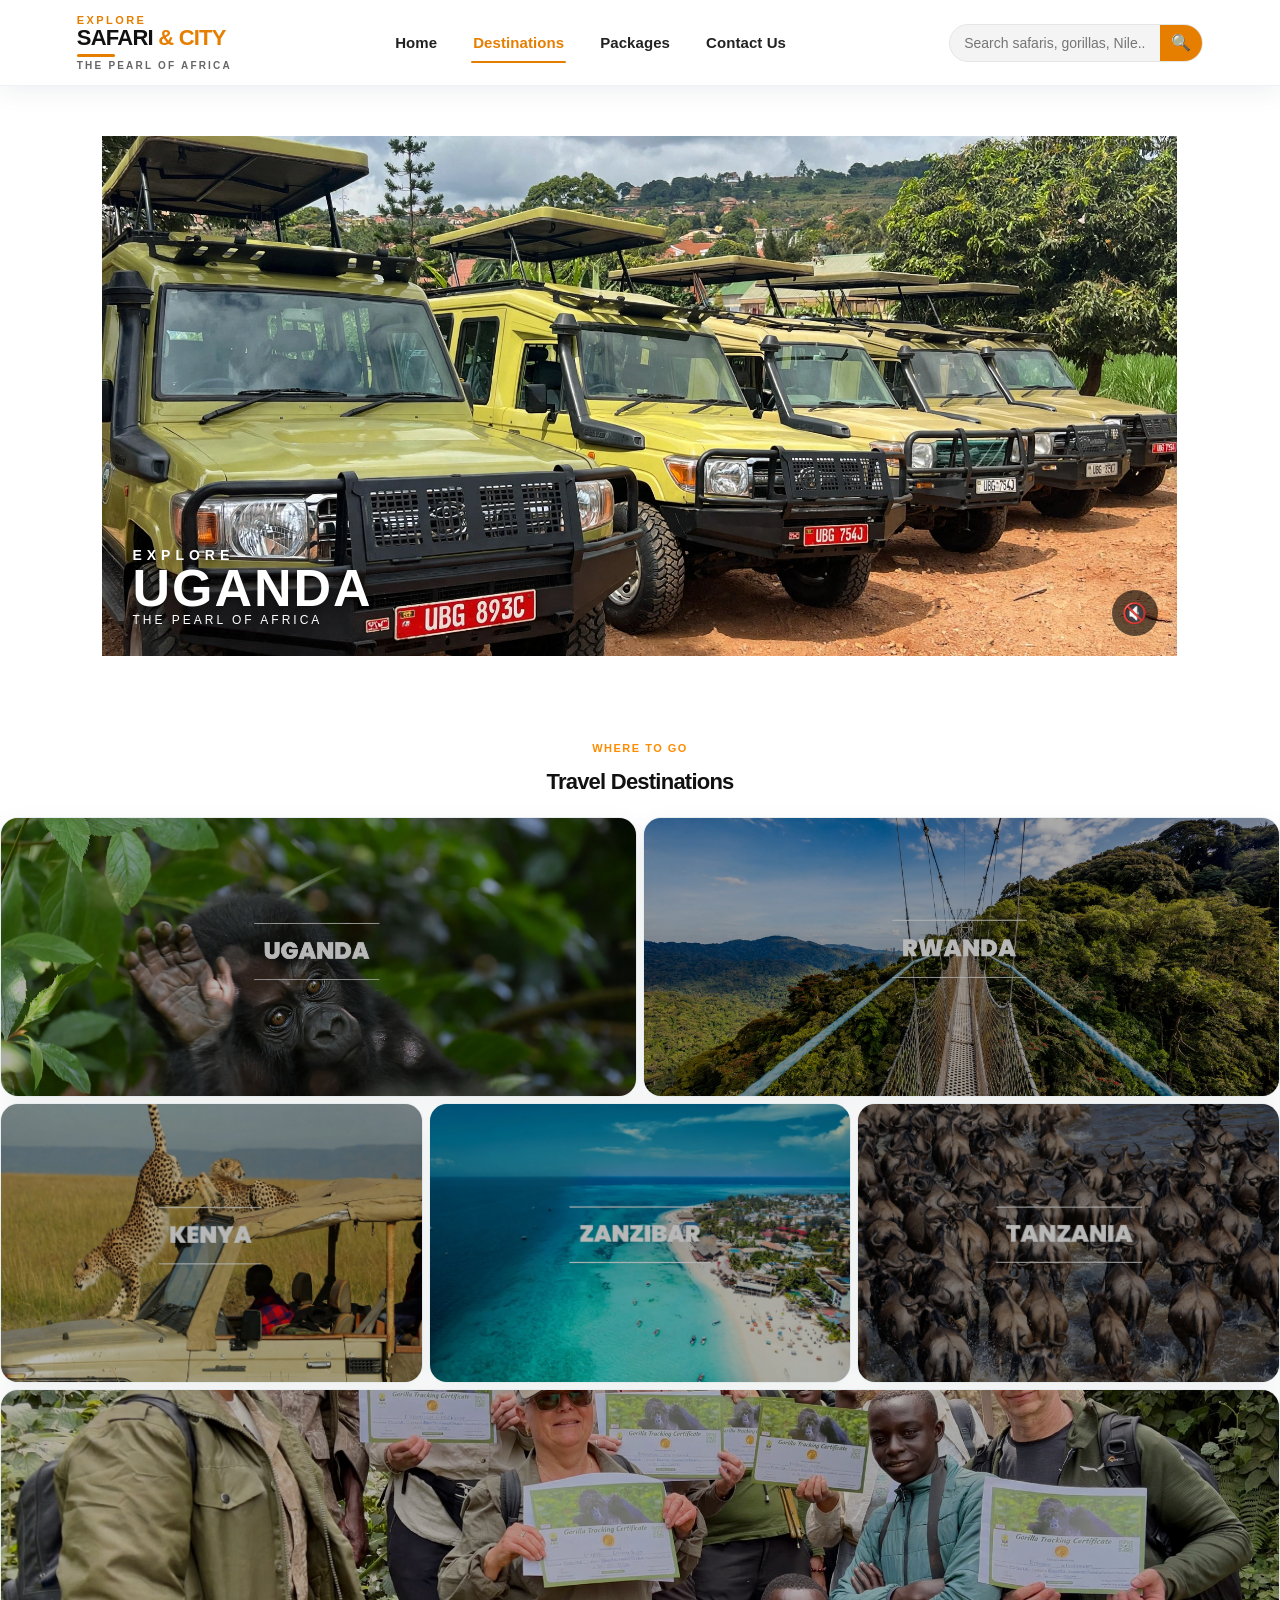
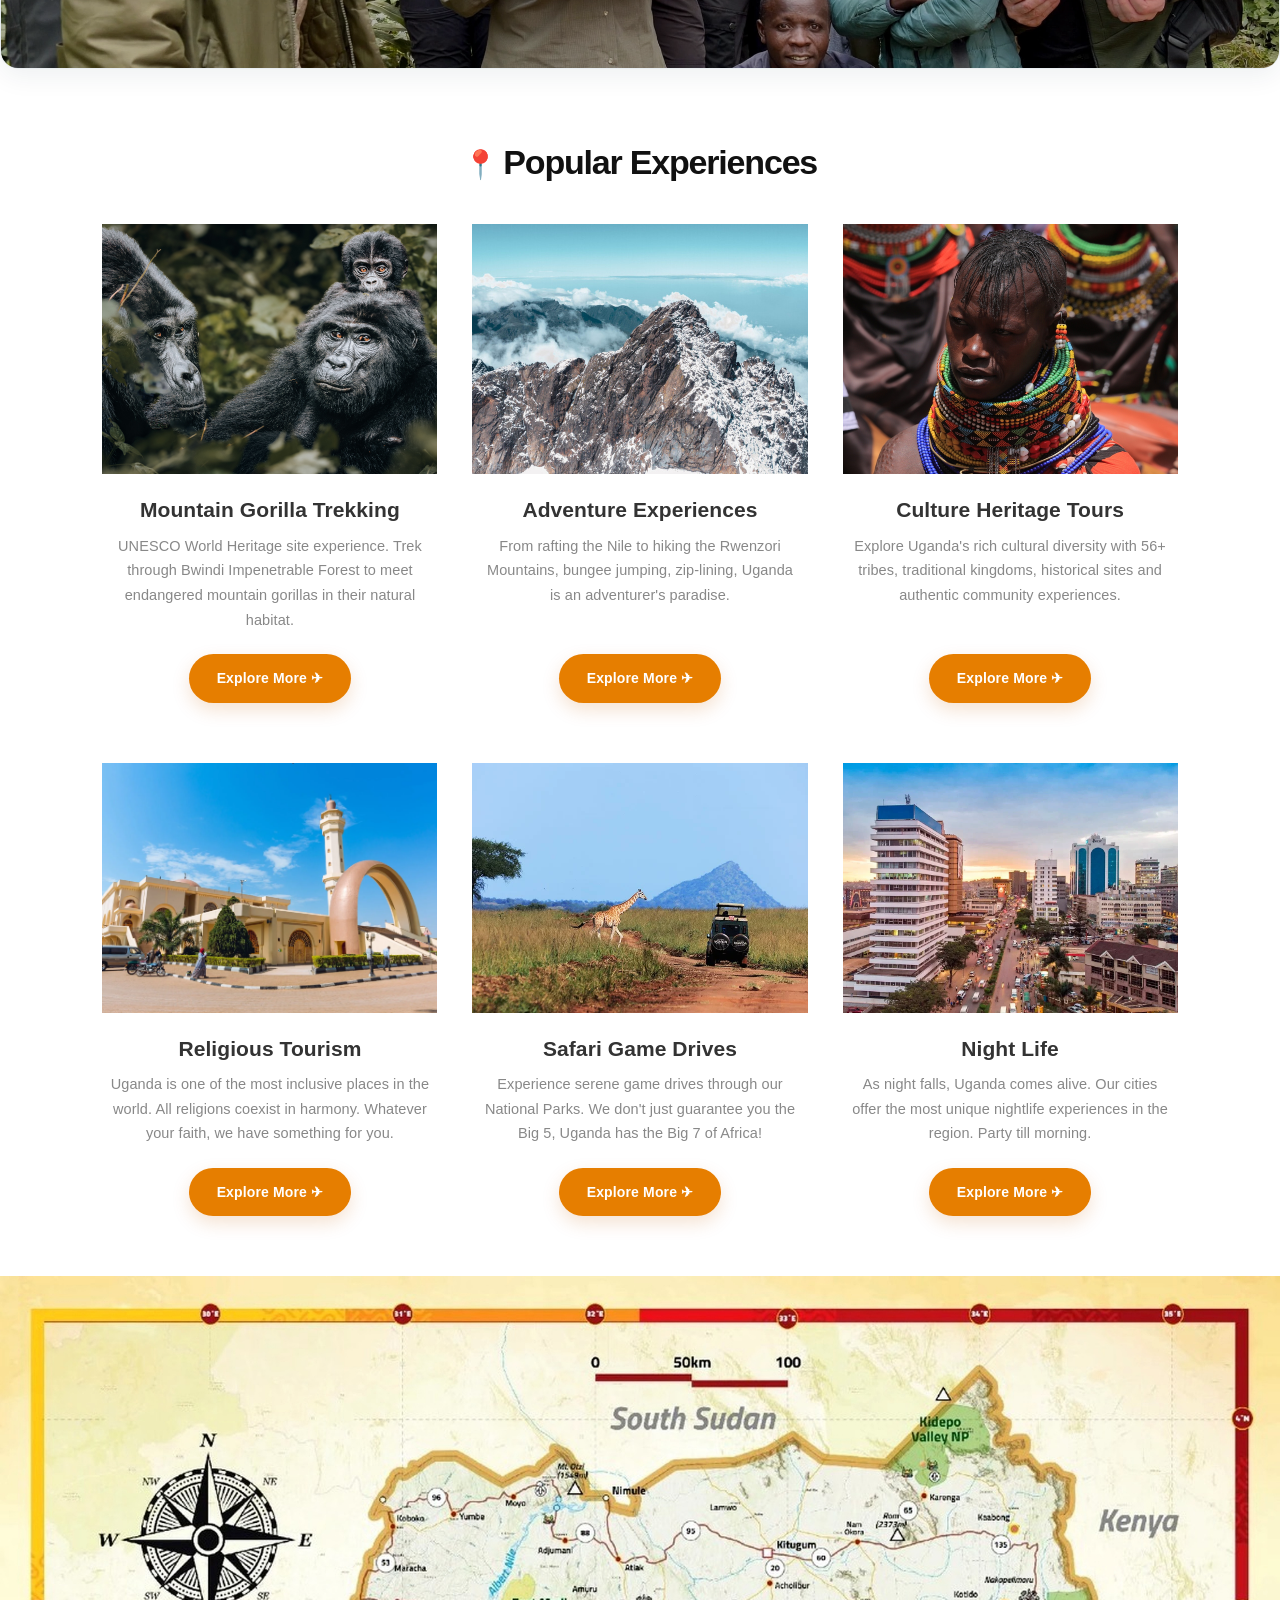
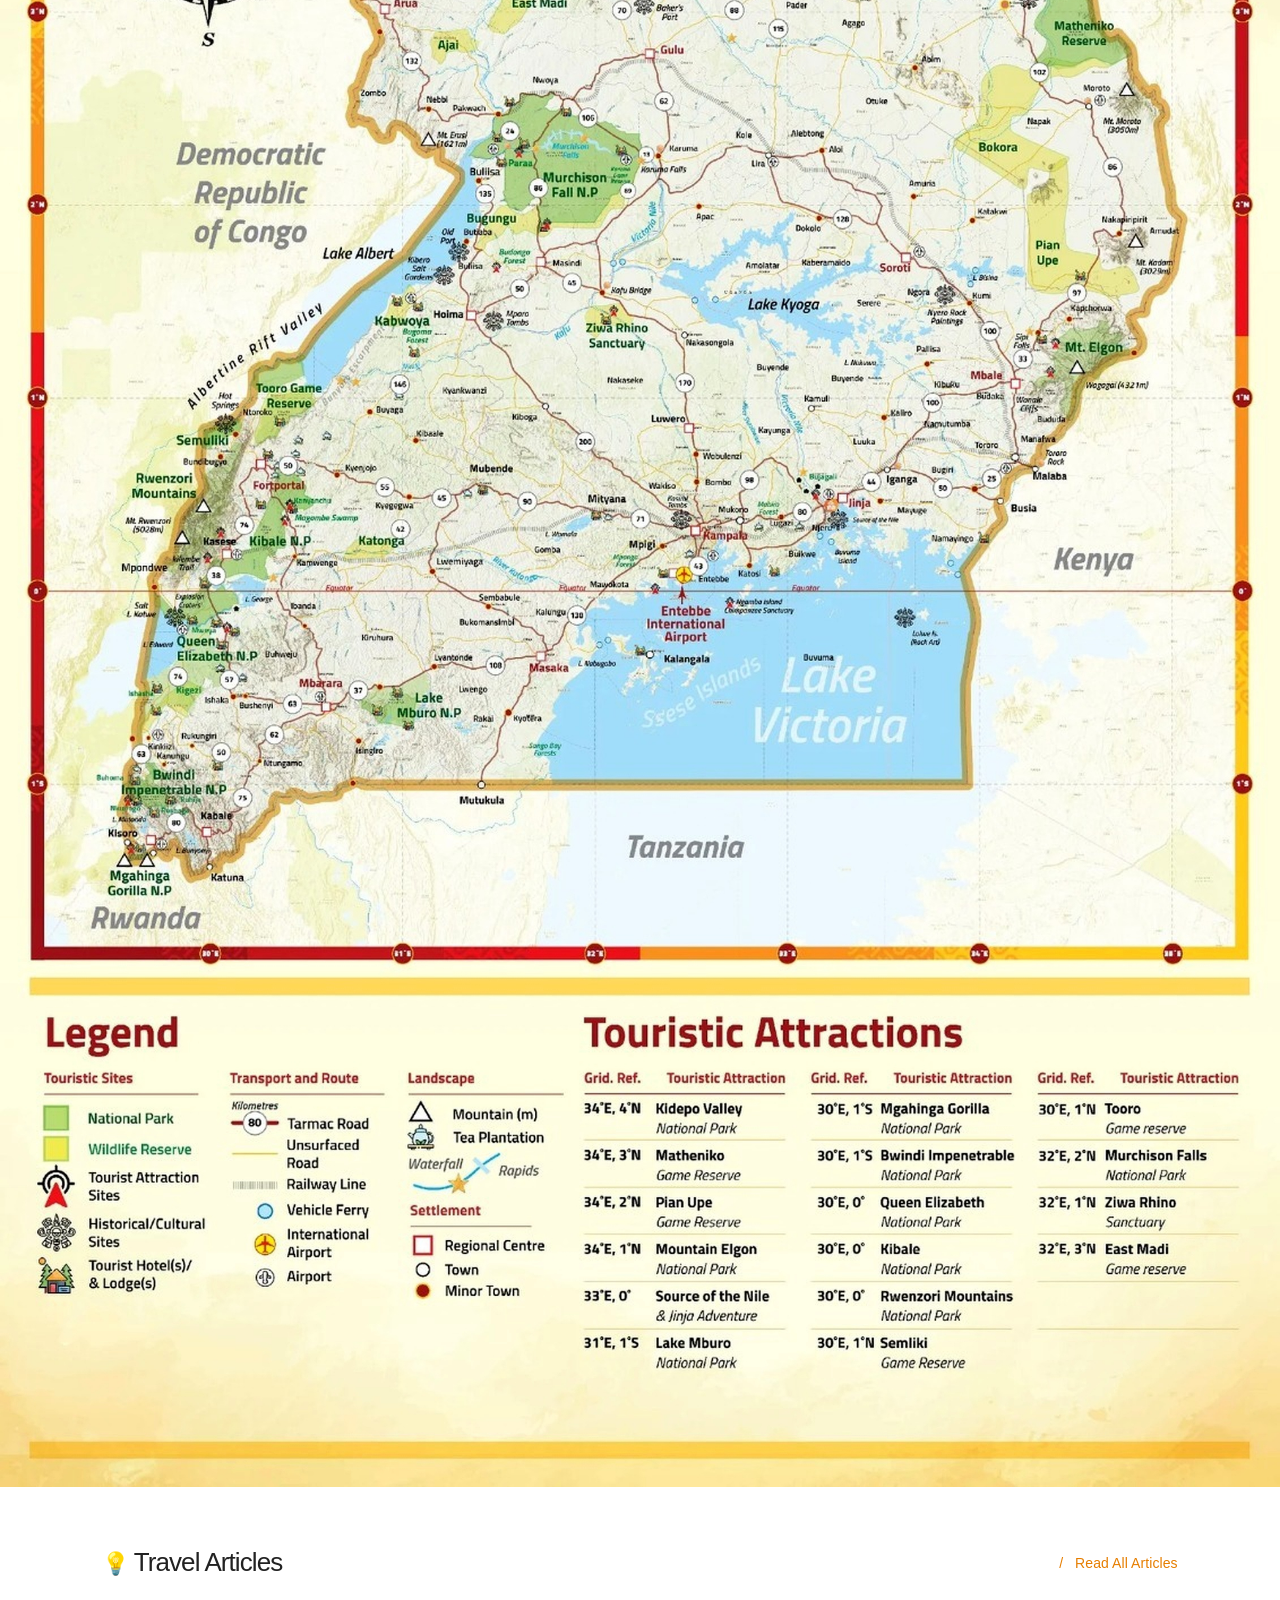
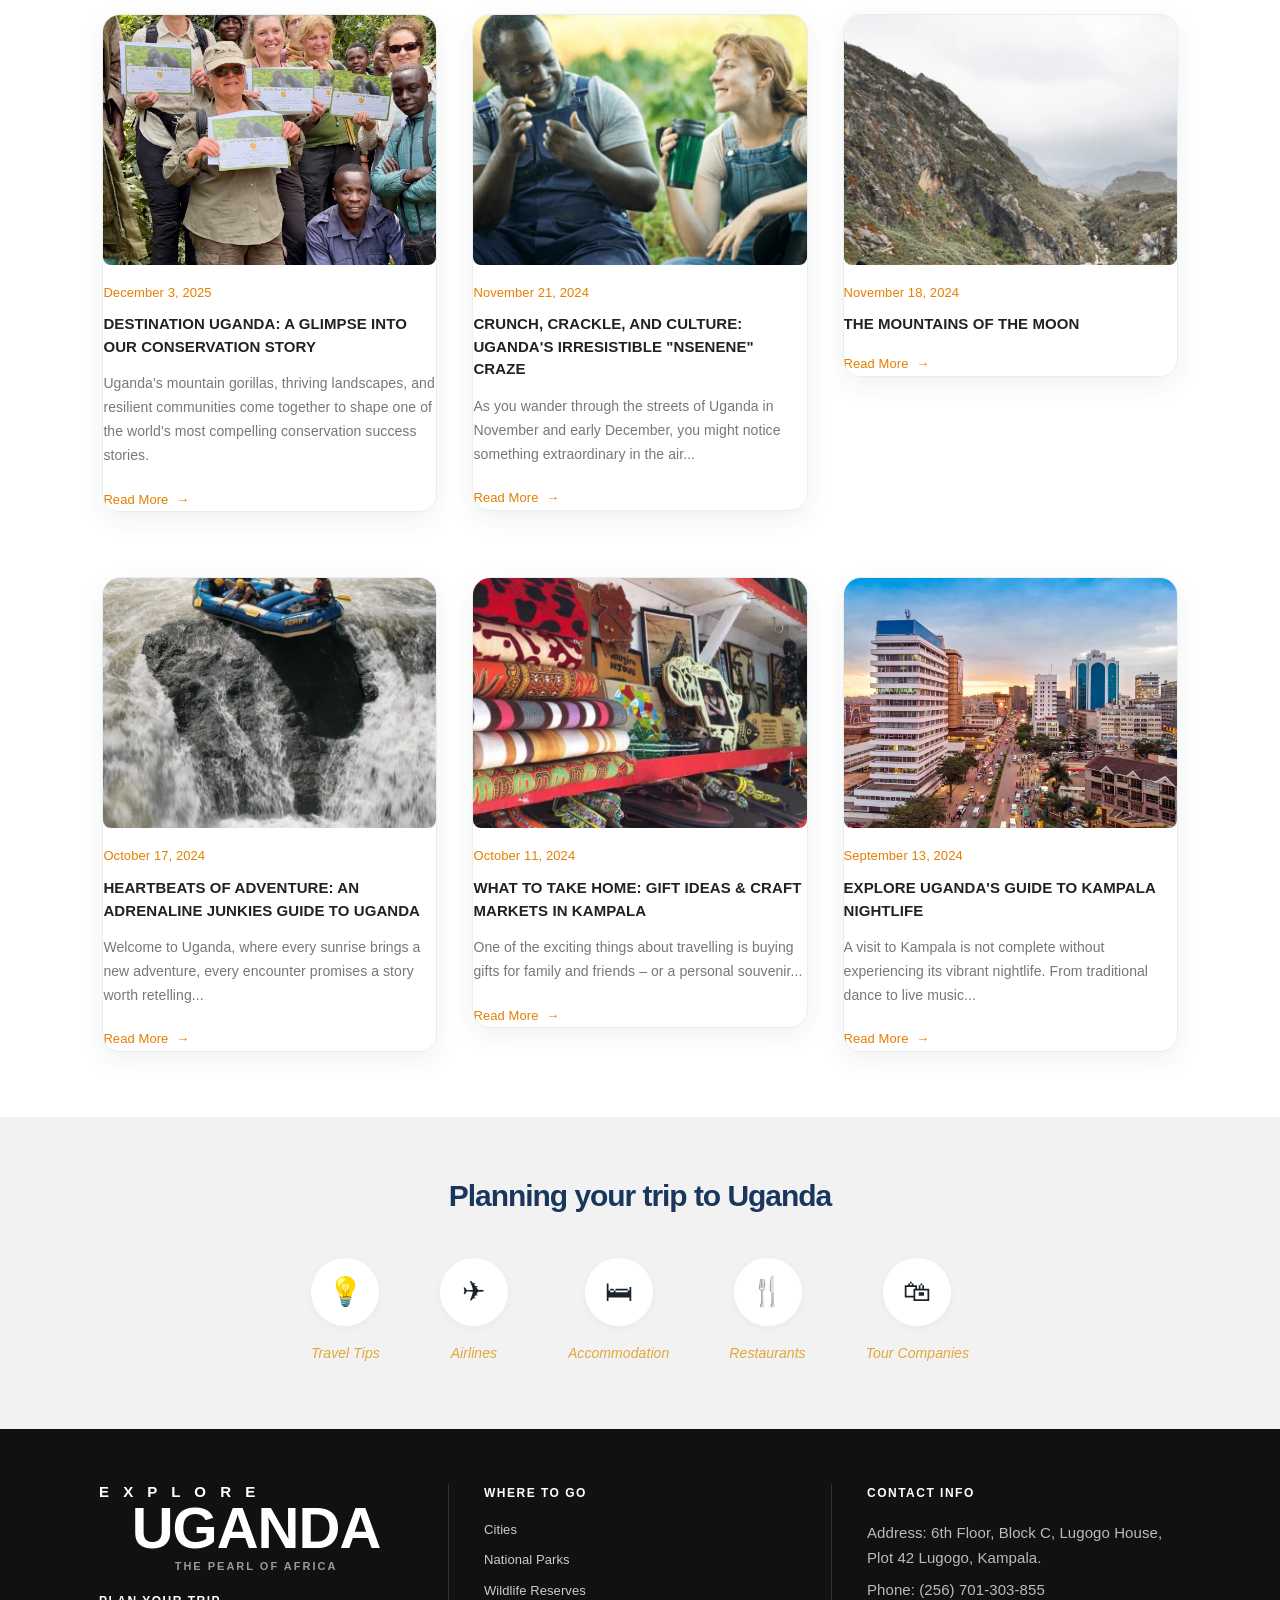
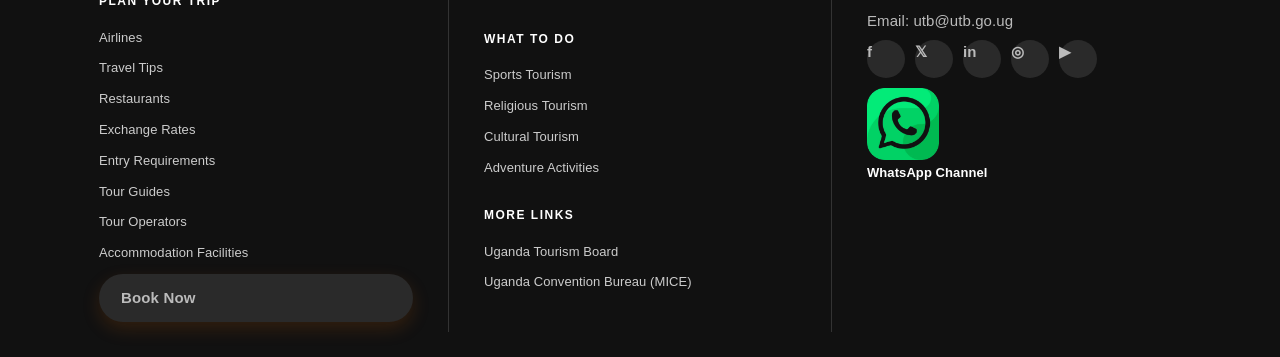
<file: destinations.html>
<!DOCTYPE html>
<!DOCTYPE html>
<html lang="en">
 <head>
  <meta charset="utf-8"/>
  <meta content="width=device-width, initial-scale=1.0" name="viewport"/>
  <title>
   Destinations - Safari &amp; City Tours | Explore Uganda
  </title>
  <link href="style.css" rel="stylesheet"/>
   <link href="premium.css" rel="stylesheet"/>
</head>
 <body>
  <!-- ===== HEADER ===== -->
  <header>
   <a class="logo" href="index.html">
    <span class="logo-small">
     EXPLORE
    </span>
    <span class="logo-main">
     SAFARI
     <span class="logo-orange">
      &amp; CITY
     </span>
    </span>
    <span class="logo-line">
    </span>
    <span class="logo-sub">
     THE PEARL OF AFRICA
    </span>
   </a>
   <nav>
    <a href="index.html">
     Home
    </a>
    <a class="active" href="destinations.html">
     Destinations
    </a>
    <a href="packages.html">
     Packages
    </a>
    <a href="contact.html">
     Contact Us
    </a>
   </nav>
   <div class="header-right">
    <form action="packages.html" class="search-bar" method="get">
     <input aria-label="Search tour packages" name="search" placeholder="Search safaris, gorillas, Nile..." type="text"/>
     <button type="submit">
      🔍
     </button>
    </form>
    <button aria-expanded="false" aria-label="Toggle navigation" class="menu-icon" type="button">
     ☰
    </button>
   </div>
  </header>
  <!-- ===== VIDEO HERO ===== -->
  <section class="video-hero">
   <div class="video-hero-wrap">
    <video autoplay="" id="heroVideo" loop="" muted="" playsinline="" poster="images/fleet.jpg" preload="auto">
     <source src="videos/uganda.mp4" type="video/mp4"/>
    </video>
    <div class="video-watermark-light">
     <span class="wm-small">
      EXPLORE
     </span>
     <span class="wm-big">
      UGANDA
     </span>
     <span class="wm-sub">
      THE PEARL OF AFRICA
     </span>
    </div>
    <button class="sound-btn" id="soundBtn">
     🔇
    </button>
   </div>
  </section>
  <!-- ===== WHERE TO GO ===== -->
  <section class="where-to-go">
   <div class="where-head">
    <span>
     WHERE TO GO
    </span>
    <h2>
     Travel Destinations
    </h2>
   </div>
   <div class="dest-row row-2">
    <a class="dest-card" href="packages.html#packages-section">
     <img alt="Uganda" src="images/uganda.jpg"/>
    </a>
    <a class="dest-card" href="packages.html#packages-section">
     <img alt="Rwanda" src="images/rwanda.jpg"/>
    </a>
   </div>
   <div class="dest-row row-3">
    <a class="dest-card" href="packages.html#packages-section">
     <img alt="Kenya" src="images/kenya.jpg"/>
    </a>
    <a class="dest-card" href="packages.html#packages-section">
     <img alt="Zanzibar" src="images/zanzibar.jpg"/>
    </a>
    <a class="dest-card" href="packages.html#packages-section">
     <img alt="Tanzania" src="images/tanzania.jpg"/>
    </a>
   </div>
   <div class="dest-row row-1">
    <a class="dest-card wide" href="packages.html?search=Gorilla#packages-section">
     <img alt="Gorilla Trekking" src="images/gorilla-group.jpg"/>
    </a>
   </div>
  </section>
  <!-- ===== POPULAR EXPERIENCES ROW 1 ===== -->
  <section class="popular-experiences">
   <h2>
    <span class="pin-icon">
     📍
    </span>
    Popular Experiences
   </h2>
   <div class="popular-grid">
    <div class="popular-card">
     <img alt="Mountain Gorilla Trekking" src="images/mountain-gorilla-trekking.jpg"/>
     <h3>
      Mountain Gorilla Trekking
     </h3>
     <p>
      UNESCO World Heritage site experience. Trek through Bwindi Impenetrable Forest to meet endangered mountain gorillas in their natural habitat.
     </p>
     <a class="btn-popular" href="packages.html">
      Explore More ✈
     </a>
    </div>
    <div class="popular-card">
     <img alt="Adventure Experiences" src="images/adventure-experiences.jpg"/>
     <h3>
      Adventure Experiences
     </h3>
     <p>
      From rafting the Nile to hiking the Rwenzori Mountains, bungee jumping, zip-lining, Uganda is an adventurer's paradise.
     </p>
     <a class="btn-popular" href="packages.html">
      Explore More ✈
     </a>
    </div>
    <div class="popular-card">
     <img alt="Culture Heritage Tours" src="images/cultural-heritage-tours.jpg"/>
     <h3>
      Culture Heritage Tours
     </h3>
     <p>
      Explore Uganda's rich cultural diversity with 56+ tribes, traditional kingdoms, historical sites and authentic community experiences.
     </p>
     <a class="btn-popular" href="packages.html">
      Explore More ✈
     </a>
    </div>
   </div>
  </section>
  <!-- ===== POPULAR EXPERIENCES ROW 2 ===== -->
  <section class="popular-experiences popular-row-2">
   <div class="popular-grid">
    <div class="popular-card">
     <img alt="Religious Tourism" src="images/religious-tourism.jpg"/>
     <h3>
      Religious Tourism
     </h3>
     <p>
      Uganda is one of the most inclusive places in the world. All religions coexist in harmony. Whatever your faith, we have something for you.
     </p>
     <a class="btn-popular" href="packages.html">
      Explore More ✈
     </a>
    </div>
    <div class="popular-card">
     <img alt="Safari Game Drives" src="images/safari-game-drives.jpg"/>
     <h3>
      Safari Game Drives
     </h3>
     <p>
      Experience serene game drives through our National Parks. We don't just guarantee you the Big 5, Uganda has the Big 7 of Africa!
     </p>
     <a class="btn-popular" href="packages.html">
      Explore More ✈
     </a>
    </div>
    <div class="popular-card">
     <img alt="Night Life" src="images/night-life.jpg"/>
     <h3>
      Night Life
     </h3>
     <p>
      As night falls, Uganda comes alive. Our cities offer the most unique nightlife experiences in the region. Party till morning.
     </p>
     <a class="btn-popular" href="packages.html">
      Explore More ✈
     </a>
    </div>
   </div>
  </section>
  <!-- ===== UGANDA MAP ===== -->
  <section class="uganda-map">
   <img alt="Uganda Tourist Map" src="images/uganda-map.jpg"/>
  </section>
  <!-- ===== TRAVEL ARTICLES ROW 1 ===== -->
  <section class="travel-articles">
   <div class="articles-head">
    <h2>
     <span class="bulb-icon">
      💡
     </span>
     Travel Articles
    </h2>
    <a class="read-all" href="contact.html">
     / &nbsp; Read All Articles
    </a>
   </div>
   <div class="articles-grid">
    <article class="article-card">
     <img alt="Gorilla" src="images/gorilla-group.jpg"/>
     <span class="article-date">
      December 3, 2025
     </span>
     <h3>
      DESTINATION UGANDA: A GLIMPSE INTO OUR CONSERVATION STORY
     </h3>
     <p>
      Uganda's mountain gorillas, thriving landscapes, and resilient communities come together to shape one of the world's most compelling conservation success stories.
     </p>
     <a class="read-more" href="contact.html">
      Read More
      <span>
       &rarr;
      </span>
     </a>
    </article>
    <article class="article-card">
     <img alt="Nsenene" src="images/people.jpg"/>
     <span class="article-date">
      November 21, 2024
     </span>
     <h3>
      CRUNCH, CRACKLE, AND CULTURE: UGANDA'S IRRESISTIBLE "NSENENE" CRAZE
     </h3>
     <p>
      As you wander through the streets of Uganda in November and early December, you might notice something extraordinary in the air...
     </p>
     <a class="read-more" href="contact.html">
      Read More
      <span>
       &rarr;
      </span>
     </a>
    </article>
    <article class="article-card">
     <img alt="Mountains of The Moon" src="images/mountain.jpg"/>
     <span class="article-date">
      November 18, 2024
     </span>
     <h3>
      The Mountains of The Moon
     </h3>
     <a class="read-more" href="contact.html">
      Read More
      <span>
       &rarr;
      </span>
     </a>
    </article>
   </div>
  </section>
  <!-- ===== TRAVEL ARTICLES ROW 2 ===== -->
  <section class="travel-articles articles-row-2">
   <div class="articles-grid">
    <article class="article-card">
     <img alt="Adventure" src="images/boat.jpg"/>
     <span class="article-date">
      October 17, 2024
     </span>
     <h3>
      HEARTBEATS OF ADVENTURE: AN ADRENALINE JUNKIES GUIDE TO UGANDA
     </h3>
     <p>
      Welcome to Uganda, where every sunrise brings a new adventure, every encounter promises a story worth retelling...
     </p>
     <a class="read-more" href="contact.html">
      Read More
      <span>
       &rarr;
      </span>
     </a>
    </article>
    <article class="article-card">
     <img alt="Craft Markets" src="images/craft.jpg"/>
     <span class="article-date">
      October 11, 2024
     </span>
     <h3>
      What to take home: gift ideas &amp; craft markets in Kampala
     </h3>
     <p>
      One of the exciting things about travelling is buying gifts for family and friends &ndash; or a personal souvenir...
     </p>
     <a class="read-more" href="contact.html">
      Read More
      <span>
       &rarr;
      </span>
     </a>
    </article>
    <article class="article-card">
     <img alt="Kampala Nightlife" src="images/night-life.jpg"/>
     <span class="article-date">
      September 13, 2024
     </span>
     <h3>
      Explore Uganda's guide to Kampala nightlife
     </h3>
     <p>
      A visit to Kampala is not complete without experiencing its vibrant nightlife. From traditional dance to live music...
     </p>
     <a class="read-more" href="contact.html">
      Read More
      <span>
       &rarr;
      </span>
     </a>
    </article>
   </div>
  </section>
  <!-- ===== PLANNING YOUR TRIP ===== -->
  <section class="planning-trip">
   <h2>
    Planning your trip to Uganda
   </h2>
   <div class="planning-grid">
    <a class="planning-item" href="contact.html">
     <span class="planning-icon">
      💡
     </span>
     <span class="planning-label">
      Travel Tips
     </span>
    </a>
    <a class="planning-item" href="contact.html">
     <span class="planning-icon">
      ✈
     </span>
     <span class="planning-label">
      Airlines
     </span>
    </a>
    <a class="planning-item" href="contact.html">
     <span class="planning-icon">
      🛏
     </span>
     <span class="planning-label">
      Accommodation
     </span>
    </a>
    <a class="planning-item" href="contact.html">
     <span class="planning-icon">
      🍴
     </span>
     <span class="planning-label">
      Restaurants
     </span>
    </a>
    <a class="planning-item" href="contact.html">
     <span class="planning-icon">
      🛍
     </span>
     <span class="planning-label">
      Tour Companies
     </span>
    </a>
   </div>
  </section>
  <!-- ===== FOOTER ===== -->
  <footer class="site-footer">
   <div class="footer-grid">
    <div class="footer-col">
     <div class="footer-logo">
      <span class="explore-small">
       E X P L O R E
      </span>
      <span class="uganda-big">
       UGANDA
      </span>
      <span class="pearl-small">
       THE PEARL OF AFRICA
      </span>
     </div>
     <h4>
      PLAN YOUR TRIP
     </h4>
     <ul>
      <li>
       <a href="#">
        Airlines
       </a>
      </li>
      <li>
       <a href="#">
        Travel Tips
       </a>
      </li>
      <li>
       <a href="#">
        Restaurants
       </a>
      </li>
      <li>
       <a href="#">
        Exchange Rates
       </a>
      </li>
      <li>
       <a href="#">
        Entry Requirements
       </a>
      </li>
      <li>
       <a href="#">
        Tour Guides
       </a>
      </li>
      <li>
       <a href="#">
        Tour Operators
       </a>
      </li>
      <li>
       <a href="#">
        Accommodation Facilities
       </a>
      </li>
     </ul>
     <a class="btn-book-now" href="packages.html">
      Book Now
     </a>
    </div>
    <div class="footer-col footer-middle">
     <h4>
      WHERE TO GO
     </h4>
     <ul>
      <li>
       <a href="#">
        Cities
       </a>
      </li>
      <li>
       <a href="#">
        National Parks
       </a>
      </li>
      <li>
       <a href="#">
        Wildlife Reserves
       </a>
      </li>
     </ul>
     <h4 class="footer-h4-space">
      WHAT TO DO
     </h4>
     <ul>
      <li>
       <a href="#">
        Sports Tourism
       </a>
      </li>
      <li>
       <a href="#">
        Religious Tourism
       </a>
      </li>
      <li>
       <a href="#">
        Cultural Tourism
       </a>
      </li>
      <li>
       <a href="#">
        Adventure Activities
       </a>
      </li>
     </ul>
     <h4 class="footer-h4-space">
      MORE LINKS
     </h4>
     <ul>
      <li>
       <a href="#">
        Uganda Tourism Board
       </a>
      </li>
      <li>
       <a href="#">
        Uganda Convention Bureau (MICE)
       </a>
      </li>
     </ul>
    </div>
    <div class="footer-col footer-right">
     <h4>
      CONTACT INFO
     </h4>
     <p>
      Address: 6th Floor, Block C, Lugogo House,
      <br/>
      Plot 42 Lugogo, Kampala.
     </p>
     <p>
      Phone: (256) 701-303-855
     </p>
     <p>
      Email: utb@utb.go.ug
     </p>
     <div class="footer-social">
      <a href="#">
       f
      </a>
      <a href="#">
       &Xopf;
      </a>
      <a href="#">
       in
      </a>
      <a href="#">
       ◎
      </a>
      <a href="#">
       ▶
      </a>
     </div>
     <a class="whatsapp-box" href="contact.html">
      <img alt="WhatsApp" src="images/whatsapp-logo.jpg"/>
      <span>
       WhatsApp Channel
      </span>
     </a>
    </div>
   </div>
  </footer>
  <script defer="True" src="script.js">
  </script>
 </body>
</html>
</file>
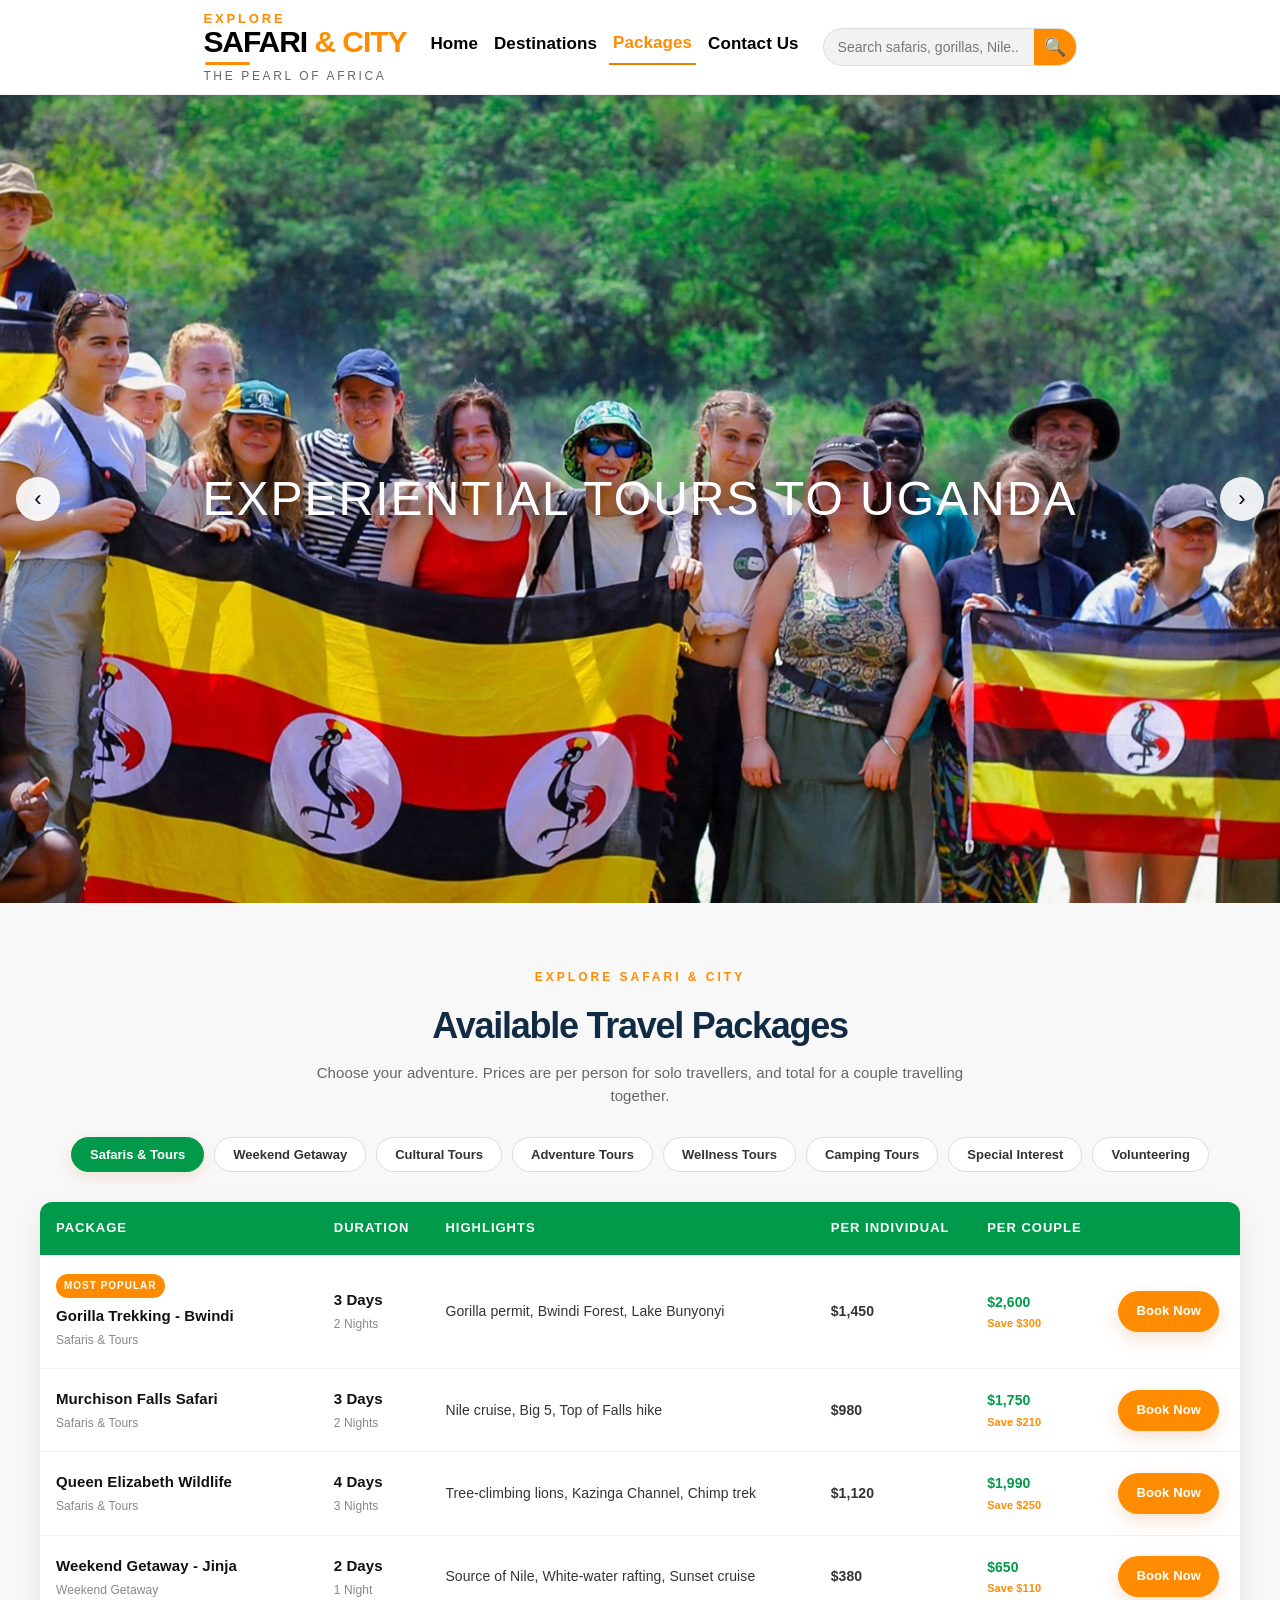
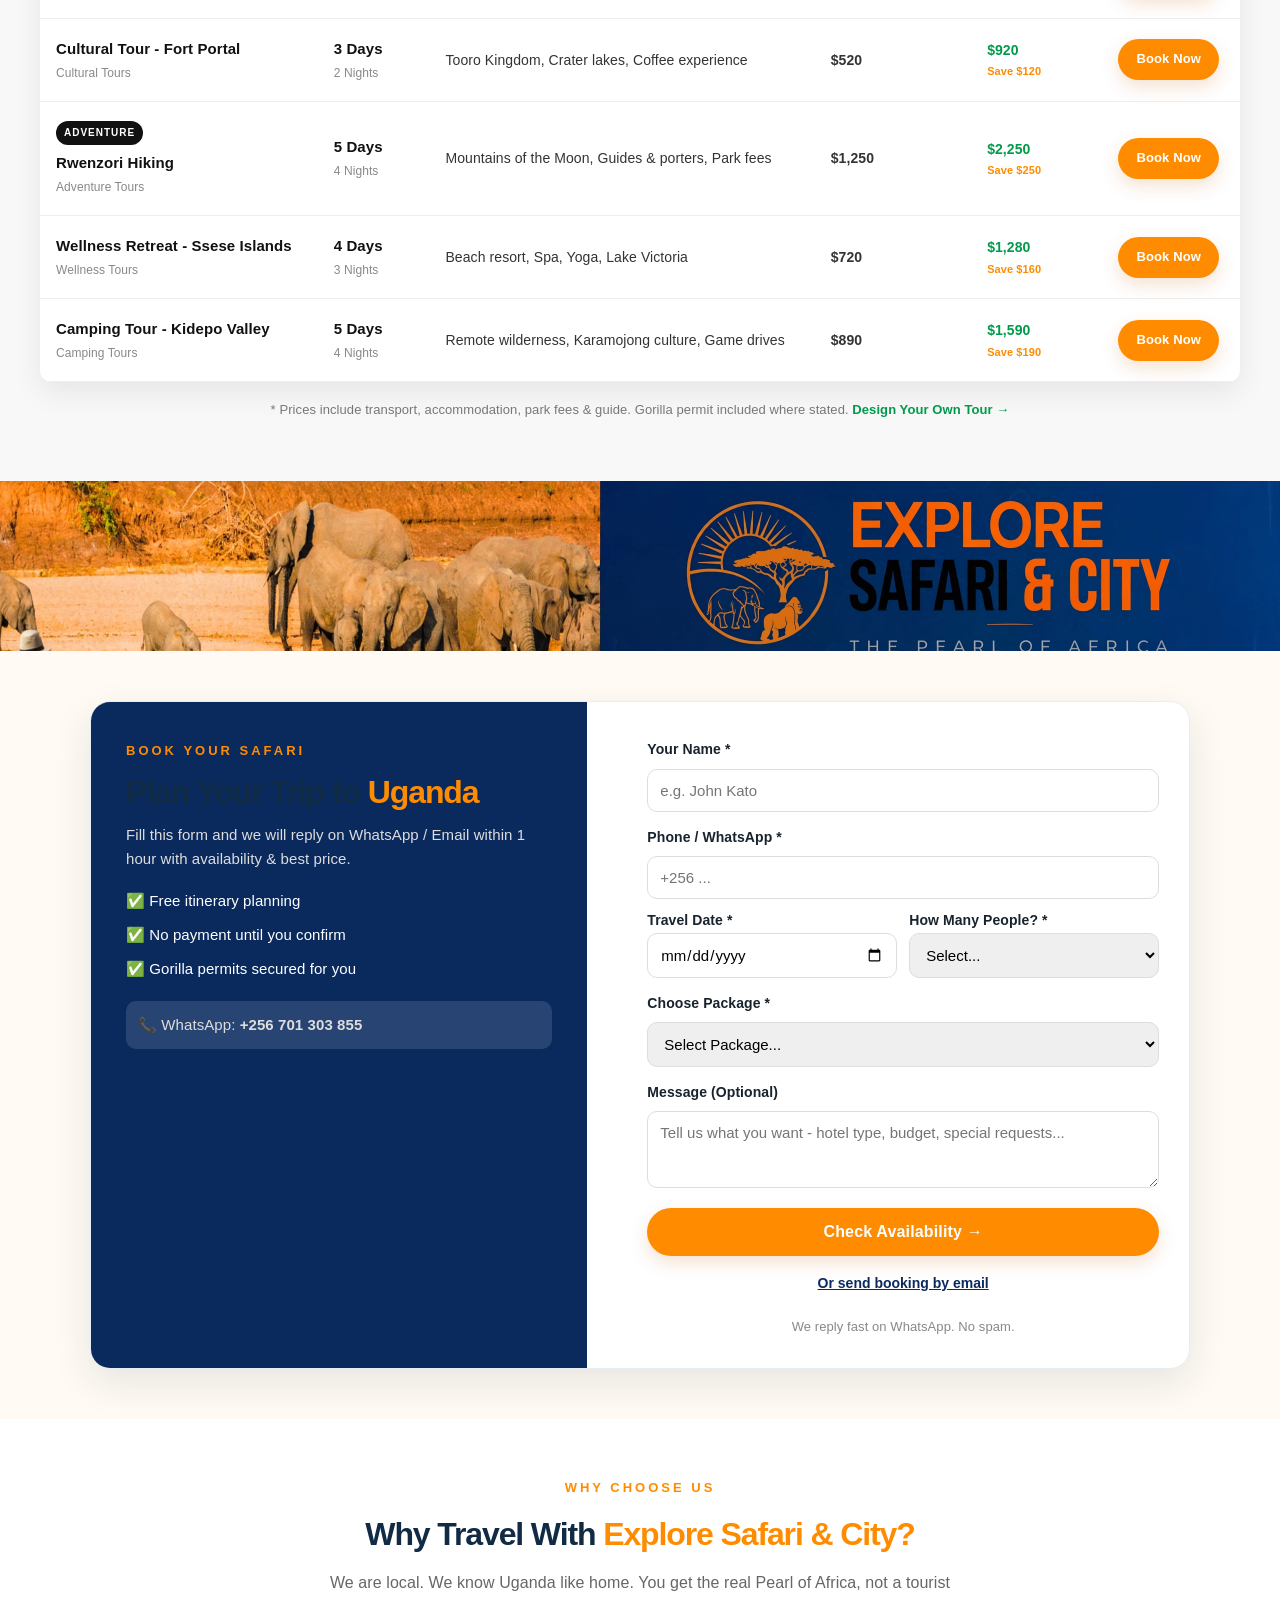
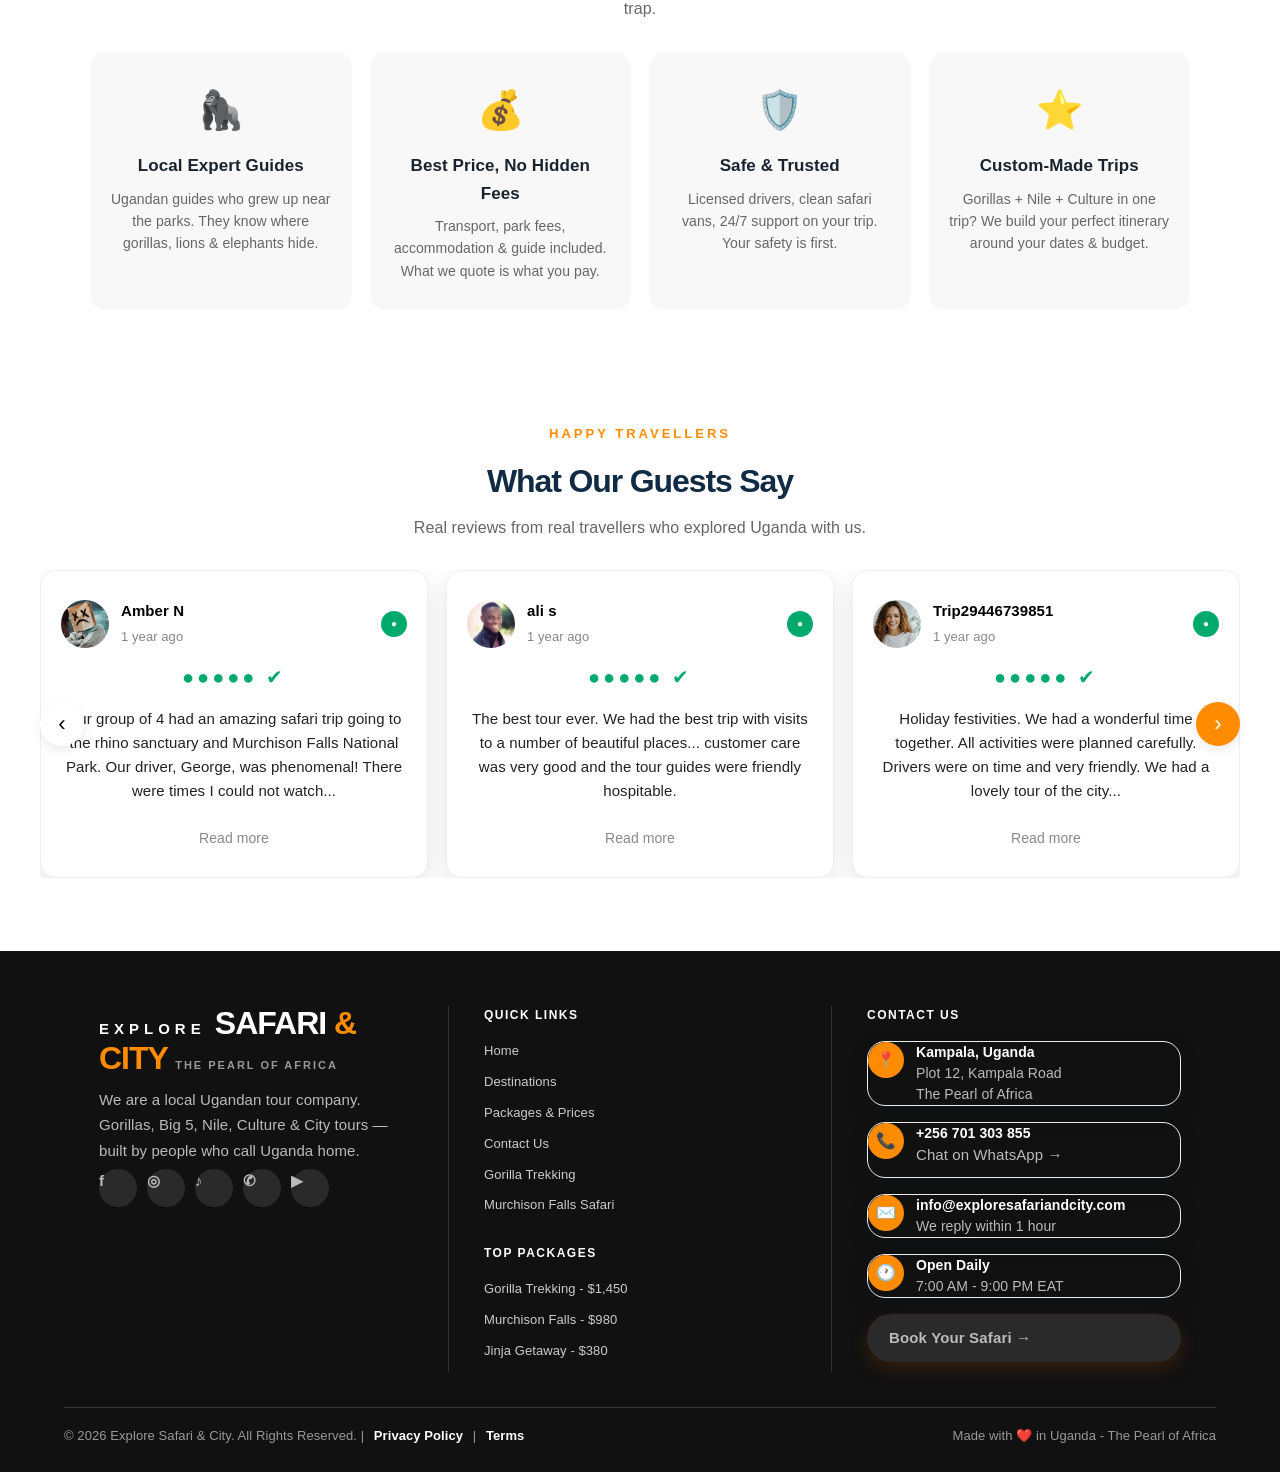
<file: packages.html>
<!DOCTYPE html>
<!DOCTYPE html>
<!DOCTYPE html>
<html lang="en">
 <head>
  <meta charset="utf-8"/>
  <meta content="width=device-width, initial-scale=1.0" name="viewport"/>
  <title>
   Packages - Msafiri Tours
  </title>
  <link href="style.css" rel="stylesheet"/>
  <style>
   *
{
    margin:0;
    padding:0;
    box-sizing:border-box
}
html,body
{
    width:100%;
    overflow-x:hidden
}
body
{
    font-family:Arial,sans-serif;
    background:#fff
}
/* ===== HEADER - LIKE YOUR SCREENSHOT ===== */
.site-header
{
    width:100%;
    background:#fff;
    padding:12px 3%;
    border-bottom:1px solid #eee
}
.header-inner
{
    display:flex;
    flex-direction:row;
    align-items:center;
    justify-content:space-between;
    gap:20px;
    max-width:1300px;
    margin:0 auto
}
.logo
{
    color:#000;
    text-decoration:none;
    line-height:1;
    flex-shrink:0
}
.logo-small
{
    display:block;
    color:#ff8c00;
    font-size:13px;
    font-weight:800;
    letter-spacing:5px;
    margin-bottom:2px
}
.logo-main
{
    display:block;
    font-size:30px;
    font-weight:900;
    line-height:1
}
.logo-main .black
{
    color:#000
}
.logo-main .orange
{
    color:#ff8c00
}
.logo-line
{
    display:block;
    width:45px;
    height:3px;
    background:#ff8c00;
    margin:5px 0 5px 2px
}
.logo-sub
{
    display:block;
    color:#666;
    font-size:12px;
    letter-spacing:3px;
    font-weight:500
}
.main-nav
{
    display:flex;
    flex-direction:row;
    gap:8px;
    align-items:center
}
.main-nav a
{
    color:#000;
    font-size:17px;
    font-weight:700;
    text-decoration:none;
    white-space:nowrap;
    padding:0 4px 6px 4px
}
.main-nav a.active
{
    color:#ff8c00;
    border-bottom:2px solid #ff8c00
}
.header-search
{
    display:flex;
    align-items:center;
    flex-shrink:0
}
.header-search form
{
    display:flex;
    align-items:center;
    background:#f2f2f2;
    border:1px solid #ddd;
    border-radius:30px;
    overflow:hidden;
    height:38px
}
.header-search input
{
    border:none;
    outline:none;
    background:transparent;
    padding:0 14px;
    font-size:14px;
    width:210px;
    color:#333
}
.header-search input::placeholder
{
    color:#777
}
.header-search button
{
    border:none;
    background:#ff8c00;
    color:#fff;
    height:38px;
    width:42px;
    font-size:18px;
    cursor:pointer
}
/* ===== SECTION 2 - FULL SCREEN, NO BLACK SPACE ===== */
.packages-hero
{
    position:relative;
    width:100vw;
    height:calc(100vh - 92px);
    /* Full screen minus header */
    min-height:520px;
    overflow:hidden;
    background:#000;
    margin:0;
    padding:0;
}
.pkg-slider
{
    position:absolute;
    inset:0;
    width:100%;
    height:100%;
    overflow:hidden;
    background:#000;
}
.pkg-slide
{
    position:absolute;
    inset:0;
    width:100%;
    height:100%;
    opacity:0;
    transition:opacity 1s ease-in-out;
}
.pkg-slide.active
{
    opacity:1
}
.pkg-slide img
{
    width:100%;
    height:100%;
    object-fit:cover;
    /* fills full screen, no bars */
    object-position:center;
    display:block;
}
.pkg-watermark
{
    position:absolute;
    top:50%;
    left:50%;
    transform:translate(-50%,-50%);
    z-index:10;
    color:#fff;
    font-size:48px;
    text-align:center;
    white-space:nowrap;
    text-shadow:0 2px 20px rgba(0,0,0,.7);
    pointer-events:none;
    width:100%;
    padding:0 20px;
}
@media(max-width:900px)
{
    .header-inner
    {
        flex-wrap:wrap;
        justify-content:center;
        text-align:center
    }
    .main-nav
    {
        gap:12px;
        flex-wrap:wrap;
        justify-content:center
    }
    .main-nav a
    {
        font-size:15px
    }
    .header-search input
    {
        width:150px
    }
    .logo-main
    {
        font-size:24px
    }
    .packages-hero
    {
        height:calc(100vh - 140px);
        min-height:340px
    }
    .pkg-watermark
    {
        font-size:24px;
        white-space:normal;
        line-height:1.3
    }
}
/* ===== FIX TESTIMONIALS ===== */
.testi-viewport
{
    overflow:hidden !important;
    width:100% !important
}
.testi-track
{
    display:flex !important;
    gap:18px !important;
    transition:transform .6s ease !important
}
.testi-card
{
    flex:0 0 calc((100% - 36px) / 3) !important;
    max-width:calc((100% - 36px) / 3) !important;
    box-sizing:border-box !important;
    flex-shrink:0 !important
}
@media(max-width:1100px)
{
    .testi-card
    {
        flex:0 0 calc((100% - 18px) / 2) !important;
        max-width:calc((100% - 18px) / 2) !important
    }
}
@media(max-width:700px)
{
    .testi-card
    {
        flex:0 0 100% !important;
        max-width:100% !important
    }
}
.testi-viewport
{
    padding:0 !important;
    margin:0 !important
}
.testi-track
{
    width:100% !important;
    margin:0 !important
}
.testi-card
{
    min-width:0 !important;
    margin:0 !important;
    padding:28px 20px !important
}
@media (max-width:1100px)
{
    .testi-card
    {
        flex:0 0 calc((100% - 18px) / 2) !important;
        max-width:calc((100% - 18px) / 2) !important
    }
}
@media (max-width:700px)
{
    .testi-card
    {
        flex:0 0 100% !important;
        max-width:100% !important
    }
}
/* FIX HERO SLIDER BUTTONS */
.packages-hero, .hero, .hero-slider, .pkg-hero
{
    position:relative !important;
    overflow:hidden !important
}
.packages-hero .pkg-prev, .packages-hero .pkg-next
{
    position:absolute !important;
    top:50% !important;
    transform:translateY(-50%) !important;
    z-index:10 !important;
    width:44px !important;
    height:44px !important;
    border-radius:50% !important;
    background:rgba(255,255,255,0.9) !important;
    color:#000 !important;
    font-size:22px !important;
    border:none !important;
    cursor:pointer !important;
    display:flex !important;
    align-items:center !important;
    justify-content:center !important
}
@media (max-width:768px)
{
    .packages-hero
    {
        height:55vh !important;
        min-height:340px !important
    }
    .pkg-slide img
    {
        width:100% !important;
        height:100% !important;
        object-fit:cover !important;
        object-position:center center !important
    }
    .packages-hero .pkg-watermark
    {
        font-size:26px !important;
        line-height:1.2 !important;
        padding:0 15px !important
    }
}
.testi-slider-wrap
{
    position:relative !important
}
.testi-arrow
{
    position:absolute !important;
    top:50% !important;
    transform:translateY(-50%) !important;
    z-index:5 !important;
    width:44px !important;
    height:44px !important;
    border-radius:50% !important;
    border:none !important;
    cursor:pointer !important;
    display:flex !important;
    align-items:center !important;
    justify-content:center !important;
    font-size:22px !important
}
.testi-arrow.prev
{
    left:0 !important;
    right:auto !important;
    background:#fff !important;
    color:#000 !important
}
.testi-arrow.next
{
    right:0 !important;
    left:auto !important;
    background:#ff8c00 !important;
    color:#fff !important
}
.packages-hero .pkg-prev
{
    left:16px !important;
    right:auto !important
}
.packages-hero .pkg-next
{
    right:16px !important;
    left:auto !important
}
.pkg-slide
{
    display:none !important
}
.pkg-slide.active
{
    display:block !important
}
.pkg-slide img
{
    width:100% !important;
    height:100% !important;
    object-fit:cover !important;
    display:block !important
}
.packages-hero button:not(.pkg-prev):not(.pkg-next)
{
    display:none !important
}
  </style>
  <link href="premium.css" rel="stylesheet"/>

 </head>
 <body>
  <!-- ===== SECTION 1: HEADER ===== -->
  <header class="site-header">
   <div class="header-inner">
    <a class="logo" href="index.html">
     <span class="logo-small">
      EXPLORE
     </span>
     <span class="logo-main">
      <span class="black">
       SAFARI
      </span>
      <span class="orange">
       &amp; CITY
      </span>
     </span>
     <span class="logo-line">
     </span>
     <span class="logo-sub">
      THE PEARL OF AFRICA
     </span>
    </a>
    <nav class="main-nav">
     <a href="index.html">
      Home
     </a>
     <a href="destinations.html">
      Destinations
     </a>
     <a class="active" href="packages.html">
      Packages
     </a>
     <a href="contact.html">
      Contact Us
     </a>
    </nav>
    <div class="header-search">
     <form action="packages.html" method="get">
      <input aria-label="Search tour packages" name="search" placeholder="Search safaris, gorillas, Nile.." type="text"/>
      <button type="submit">
       🔍
      </button>
     </form>
    </div>
    <button aria-expanded="false" aria-label="Toggle navigation" class="menu-icon" type="button">
     ☰
    </button>
   </div>
  </header>
  <!-- ===== SECTION 2: FULL SCREEN SLIDER ===== -->
  <section class="packages-hero">
   <div class="pkg-slider">
    <div class="pkg-slide active">
     <img alt="Tourists in Uganda" src="images/tourists.jpg"/>
    </div>
    <div class="pkg-slide">
     <img alt="Monkey" src="images/monkey.jpg"/>
    </div>
    <div class="pkg-slide">
     <img alt="Elephant" src="images/elephant.jpg"/>
    </div>
    <div class="pkg-slide">
     <img alt="Buffalo" src="images/buffalo.jpg"/>
    </div>
    <div class="pkg-slide">
     <img alt="Safari Van" src="images/van.jpg"/>
    </div>
    <div class="pkg-watermark">
     EXPERIENTIAL TOURS TO UGANDA
    </div>
   </div>
   <button aria-label="Previous" class="pkg-prev">
    &lsaquo;
   </button>
   <button aria-label="Next" class="pkg-next">
    &rsaquo;
   </button>
  </section>
  <!-- ===== SECTION 3: PACKAGES TABLE ===== -->
  <section class="packages-section" id="packages-section">
   <div class="pkg-container">
    <div class="pkg-header">
     <span class="pkg-eyebrow">
      EXPLORE SAFARI &amp; CITY
     </span>
     <h2>
      Available Travel Packages
     </h2>
     <p>
      Choose your adventure. Prices are per person for solo travellers, and total for a couple travelling together.
     </p>
    </div>
    <!-- CATEGORY PILLS - FROM YOUR SCREENSHOT -->
    <div class="pkg-categories">
     <button class="cat-btn active">
      Safaris &amp; Tours
     </button>
     <button class="cat-btn">
      Weekend Getaway
     </button>
     <button class="cat-btn">
      Cultural Tours
     </button>
     <button class="cat-btn">
      Adventure Tours
     </button>
     <button class="cat-btn">
      Wellness Tours
     </button>
     <button class="cat-btn">
      Camping Tours
     </button>
     <button class="cat-btn">
      Special Interest
     </button>
     <button class="cat-btn">
      Volunteering
     </button>
    </div>
    <div class="table-wrap">
     <table class="pkg-table">
      <thead>
       <tr>
        <th>
         Package
        </th>
        <th>
         Duration
        </th>
        <th>
         Highlights
        </th>
        <th>
         Per Individual
        </th>
        <th>
         Per Couple
        </th>
        <th>
        </th>
       </tr>
      </thead>
      <tbody>
       <tr>
        <td>
         <span class="pkg-badge hot">
          MOST POPULAR
         </span>
         <strong>
          Gorilla Trekking - Bwindi
         </strong>
         <span class="pkg-sub">
          Safaris &amp; Tours
         </span>
        </td>
        <td>
         <strong>
          3 Days
         </strong>
         <span class="pkg-sub">
          2 Nights
         </span>
        </td>
        <td>
         Gorilla permit, Bwindi Forest, Lake Bunyonyi
        </td>
        <td class="price">
         $1,450
        </td>
        <td class="price couple">
         $2,600
         <span>
          Save $300
         </span>
        </td>
        <td>
         <a class="book-btn" href="#booking">
          Book Now
         </a>
        </td>
       </tr>
       <tr>
        <td>
         <strong>
          Murchison Falls Safari
         </strong>
         <span class="pkg-sub">
          Safaris &amp; Tours
         </span>
        </td>
        <td>
         <strong>
          3 Days
         </strong>
         <span class="pkg-sub">
          2 Nights
         </span>
        </td>
        <td>
         Nile cruise, Big 5, Top of Falls hike
        </td>
        <td class="price">
         $980
        </td>
        <td class="price couple">
         $1,750
         <span>
          Save $210
         </span>
        </td>
        <td>
         <a class="book-btn" href="#booking">
          Book Now
         </a>
        </td>
       </tr>
       <tr>
        <td>
         <strong>
          Queen Elizabeth Wildlife
         </strong>
         <span class="pkg-sub">
          Safaris &amp; Tours
         </span>
        </td>
        <td>
         <strong>
          4 Days
         </strong>
         <span class="pkg-sub">
          3 Nights
         </span>
        </td>
        <td>
         Tree-climbing lions, Kazinga Channel, Chimp trek
        </td>
        <td class="price">
         $1,120
        </td>
        <td class="price couple">
         $1,990
         <span>
          Save $250
         </span>
        </td>
        <td>
         <a class="book-btn" href="#booking">
          Book Now
         </a>
        </td>
       </tr>
       <tr>
        <td>
         <strong>
          Weekend Getaway - Jinja
         </strong>
         <span class="pkg-sub">
          Weekend Getaway
         </span>
        </td>
        <td>
         <strong>
          2 Days
         </strong>
         <span class="pkg-sub">
          1 Night
         </span>
        </td>
        <td>
         Source of Nile, White-water rafting, Sunset cruise
        </td>
        <td class="price">
         $380
        </td>
        <td class="price couple">
         $650
         <span>
          Save $110
         </span>
        </td>
        <td>
         <a class="book-btn" href="#booking">
          Book Now
         </a>
        </td>
       </tr>
       <tr>
        <td>
         <strong>
          Cultural Tour - Fort Portal
         </strong>
         <span class="pkg-sub">
          Cultural Tours
         </span>
        </td>
        <td>
         <strong>
          3 Days
         </strong>
         <span class="pkg-sub">
          2 Nights
         </span>
        </td>
        <td>
         Tooro Kingdom, Crater lakes, Coffee experience
        </td>
        <td class="price">
         $520
        </td>
        <td class="price couple">
         $920
         <span>
          Save $120
         </span>
        </td>
        <td>
         <a class="book-btn" href="#booking">
          Book Now
         </a>
        </td>
       </tr>
       <tr>
        <td>
         <span class="pkg-badge adv">
          ADVENTURE
         </span>
         <strong>
          Rwenzori Hiking
         </strong>
         <span class="pkg-sub">
          Adventure Tours
         </span>
        </td>
        <td>
         <strong>
          5 Days
         </strong>
         <span class="pkg-sub">
          4 Nights
         </span>
        </td>
        <td>
         Mountains of the Moon, Guides &amp; porters, Park fees
        </td>
        <td class="price">
         $1,250
        </td>
        <td class="price couple">
         $2,250
         <span>
          Save $250
         </span>
        </td>
        <td>
         <a class="book-btn" href="#booking">
          Book Now
         </a>
        </td>
       </tr>
       <tr>
        <td>
         <strong>
          Wellness Retreat - Ssese Islands
         </strong>
         <span class="pkg-sub">
          Wellness Tours
         </span>
        </td>
        <td>
         <strong>
          4 Days
         </strong>
         <span class="pkg-sub">
          3 Nights
         </span>
        </td>
        <td>
         Beach resort, Spa, Yoga, Lake Victoria
        </td>
        <td class="price">
         $720
        </td>
        <td class="price couple">
         $1,280
         <span>
          Save $160
         </span>
        </td>
        <td>
         <a class="book-btn" href="#booking">
          Book Now
         </a>
        </td>
       </tr>
       <tr>
        <td>
         <strong>
          Camping Tour - Kidepo Valley
         </strong>
         <span class="pkg-sub">
          Camping Tours
         </span>
        </td>
        <td>
         <strong>
          5 Days
         </strong>
         <span class="pkg-sub">
          4 Nights
         </span>
        </td>
        <td>
         Remote wilderness, Karamojong culture, Game drives
        </td>
        <td class="price">
         $890
        </td>
        <td class="price couple">
         $1,590
         <span>
          Save $190
         </span>
        </td>
        <td>
         <a class="book-btn" href="#booking">
          Book Now
         </a>
        </td>
       </tr>
      </tbody>
     </table>
    </div>
    <p class="pkg-note">
     * Prices include transport, accommodation, park fees &amp; guide. Gorilla permit included where stated.
     <a href="contact.html">
      Design Your Own Tour &rarr;
     </a>
    </p>
   </div>
  </section>
  <!-- ===== END SECTION 3 ===== -->
  <!-- ===== SECTION 4: BANNER - banner.jpg ===== -->
  <section class="banner-section">
   <img alt="Explore Safari &amp; City - Elephants in Uganda - The Pearl of Africa" src="images/banner.jpg"/>
  </section>
  <!-- ===== END SECTION 4 ===== -->
  <!-- ===== SECTION 5: BOOKING FORM ===== -->
  <section class="booking-section" id="booking">
   <div class="booking-box">
    <div class="booking-left">
     <span class="booking-eyebrow">
      BOOK YOUR SAFARI
     </span>
     <h2>
      Plan Your Trip to
      <span>
       Uganda
      </span>
     </h2>
     <p>
      Fill this form and we will reply on WhatsApp / Email within 1 hour with availability &amp; best price.
     </p>
     <ul class="booking-list">
      <li>
       ✅ Free itinerary planning
      </li>
      <li>
       ✅ No payment until you confirm
      </li>
      <li>
       ✅ Gorilla permits secured for you
      </li>
     </ul>
     <p class="booking-phone">
      📞 WhatsApp:
      <b>
       +256 701 303 855
      </b>
     </p>
    </div>
    <form action="contact.html" class="booking-form" id="bookingForm">
     <label>
      Your Name *
     </label>
     <input id="customerName" name="customerName" placeholder="e.g. John Kato" required="" type="text"/>
     <label>
      Phone / WhatsApp *
     </label>
     <input id="phone" name="phone" placeholder="+256 ..." required="" type="tel"/>
     <div class="form-row">
      <div>
       <label>
        Travel Date *
       </label>
       <input id="travelDate" name="travelDate" required="" type="date"/>
      </div>
      <div>
       <label>
        How Many People? *
       </label>
       <select id="people" name="people" required="">
        <option value="">
         Select...
        </option>
        <option>
         1 Person - Solo
        </option>
        <option>
         2 People - Couple
        </option>
        <option>
         3 - 5 People - Family / Group
        </option>
        <option>
         6+ People - Big Group
        </option>
       </select>
      </div>
     </div>
     <label>
      Choose Package *
     </label>
     <select id="package" name="package" required="">
      <option value="">
       Select Package...
      </option>
      <option>
       Gorilla Trekking - Bwindi - 3 Days - $1,450
      </option>
      <option>
       Murchison Falls Safari - 3 Days - $980
      </option>
      <option>
       Queen Elizabeth Wildlife - 4 Days - $1,120
      </option>
      <option>
       Weekend Getaway - Jinja - 2 Days - $380
      </option>
      <option>
       Cultural Tour - Fort Portal - 3 Days - $520
      </option>
      <option>
       Rwenzori Hiking - 5 Days - $1,250
      </option>
      <option>
       Wellness Retreat - Ssese Islands - 4 Days - $720
      </option>
      <option>
       Camping Tour - Kidepo Valley - 5 Days - $890
      </option>
      <option>
       Design My Own Tour
      </option>
     </select>
     <label>
      Message (Optional)
     </label>
     <textarea id="message" name="message" placeholder="Tell us what you want - hotel type, budget, special requests..." rows="3"></textarea>
     <button aria-label="Check availability through WhatsApp" class="booking-btn" data-booking-channel="whatsapp" type="button">
      Check Availability &rarr;
     </button>
     <button class="email-option" data-booking-channel="email" type="button">
      Or send booking by email
     </button>
     <p class="booking-small">
      We reply fast on WhatsApp. No spam.
     </p>
    </form>
   </div>
  </section>
  <!-- ===== END SECTION 5 ===== -->
  <!-- ===== SECTION 6: WHY CHOOSE US ===== -->
  <section class="why-section">
   <div class="why-inner">
    <span class="why-eyebrow">
     WHY CHOOSE US
    </span>
    <h2>
     Why Travel With
     <span>
      Explore Safari &amp; City?
     </span>
    </h2>
    <p class="why-sub">
     We are local. We know Uganda like home. You get the real Pearl of Africa, not a tourist trap.
    </p>
    <div class="why-grid">
     <div class="why-card">
      <div class="why-icon">
       🦍
      </div>
      <h3>
       Local Expert Guides
      </h3>
      <p>
       Ugandan guides who grew up near the parks. They know where gorillas, lions &amp; elephants hide.
      </p>
     </div>
     <div class="why-card">
      <div class="why-icon">
       💰
      </div>
      <h3>
       Best Price, No Hidden Fees
      </h3>
      <p>
       Transport, park fees, accommodation &amp; guide included. What we quote is what you pay.
      </p>
     </div>
     <div class="why-card">
      <div class="why-icon">
       🛡️
      </div>
      <h3>
       Safe &amp; Trusted
      </h3>
      <p>
       Licensed drivers, clean safari vans, 24/7 support on your trip. Your safety is first.
      </p>
     </div>
     <div class="why-card">
      <div class="why-icon">
       ⭐
      </div>
      <h3>
       Custom-Made Trips
      </h3>
      <p>
       Gorillas + Nile + Culture in one trip? We build your perfect itinerary around your dates &amp; budget.
      </p>
     </div>
    </div>
   </div>
  </section>
  <!-- ===== END SECTION 6 ===== -->
  <!-- ===== SECTION 7: TESTIMONIALS - SLIDER - 10 PEOPLE ===== -->
  <section class="testi-section">
   <div class="testi-inner">
    <span class="testi-eyebrow">
     HAPPY TRAVELLERS
    </span>
    <h2>
     What Our Guests Say
    </h2>
    <p class="testi-sub">
     Real reviews from real travellers who explored Uganda with us.
    </p>
    <div class="testi-slider-wrap">
     <button class="testi-arrow prev" onclick="moveTesti(-1)">
      &lsaquo;
     </button>
     <div class="testi-viewport">
      <div class="testi-track" id="testiTrack">
       <!-- PERSON 1 -->
       <div class="testi-card">
        <div class="testi-top">
         <img alt="Amber N" src="images/pic1.jpg"/>
         <div>
          <b>
           Amber N
          </b>
          <span>
           1 year ago
          </span>
         </div>
         <div class="trip-badge">
          ●
         </div>
        </div>
        <div class="testi-circles">
         ●●●●● ✔
        </div>
        <p class="testi-text">
         Our group of 4 had an amazing safari trip going to the rhino sanctuary and Murchison Falls National Park. Our driver, George, was phenomenal! There were times I could not watch...
        </p>
        <span class="read-more">
         Read more
        </span>
       </div>
       <!-- PERSON 2 -->
       <div class="testi-card">
        <div class="testi-top">
         <img alt="Ali S" src="images/pic2.jpg"/>
         <div>
          <b>
           ali s
          </b>
          <span>
           1 year ago
          </span>
         </div>
         <div class="trip-badge">
          ●
         </div>
        </div>
        <div class="testi-circles">
         ●●●●● ✔
        </div>
        <p class="testi-text">
         The best tour ever. We had the best trip with visits to a number of beautiful places... customer care was very good and the tour guides were friendly hospitable.
        </p>
        <span class="read-more">
         Read more
        </span>
       </div>
       <!-- PERSON 3 -->
       <div class="testi-card">
        <div class="testi-top">
         <img alt="Trip2944" src="images/pic3.jpg"/>
         <div>
          <b>
           Trip29446739851
          </b>
          <span>
           1 year ago
          </span>
         </div>
         <div class="trip-badge">
          ●
         </div>
        </div>
        <div class="testi-circles">
         ●●●●● ✔
        </div>
        <p class="testi-text">
         Holiday festivities. We had a wonderful time together. All activities were planned carefully. Drivers were on time and very friendly. We had a lovely tour of the city...
        </p>
        <span class="read-more">
         Read more
        </span>
       </div>
       <!-- PERSON 4 -->
       <div class="testi-card">
        <div class="testi-top">
         <img alt="Sarah" src="images/pic4.jpg"/>
         <div>
          <b>
           Sarah &amp; James
          </b>
          <span>
           8 months ago
          </span>
         </div>
         <div class="trip-badge">
          ●
         </div>
        </div>
        <div class="testi-circles">
         ●●●●● ✔
        </div>
        <p class="testi-text">
         Seeing gorillas in Bwindi was a dream come true. Everything was organised, permits, hotel, transport. Best trip of our lives!
        </p>
        <span class="read-more">
         Read more
        </span>
       </div>
       <!-- PERSON 5 -->
       <div class="testi-card">
        <div class="testi-top">
         <img alt="David" src="images/pic5.jpg"/>
         <div>
          <b>
           David M.
          </b>
          <span>
           6 months ago
          </span>
         </div>
         <div class="trip-badge">
          ●
         </div>
        </div>
        <div class="testi-circles">
         ●●●●● ✔
        </div>
        <p class="testi-text">
         Murchison Falls + Nile cruise was perfect. Clean van, driver on time, we saw all Big 5. Highly recommend Explore Safari &amp; City!
        </p>
        <span class="read-more">
         Read more
        </span>
       </div>
       <!-- PERSON 6 -->
       <div class="testi-card">
        <div class="testi-top">
         <img alt="Amina" src="images/pic6.jpg"/>
         <div>
          <b>
           Amina &amp; Yusuf
          </b>
          <span>
           5 months ago
          </span>
         </div>
         <div class="trip-badge">
          ●
         </div>
        </div>
        <div class="testi-circles">
         ●●●●● ✔
        </div>
        <p class="testi-text">
         We booked Jinja weekend for our honeymoon. Rafting, sunset cruise, lovely hotel. They made everything so easy for us.
        </p>
        <span class="read-more">
         Read more
        </span>
       </div>
       <!-- PERSON 7 -->
       <div class="testi-card">
        <div class="testi-top">
         <img alt="Grace" src="images/pic7.jpg"/>
         <div>
          <b>
           Grace K.
          </b>
          <span>
           4 months ago
          </span>
         </div>
         <div class="trip-badge">
          ●
         </div>
        </div>
        <div class="testi-circles">
         ●●●●● ✔
        </div>
        <p class="testi-text">
         Queen Elizabeth was beautiful! Tree-climbing lions, Kazinga Channel boat, chimp trek. Our guide knew everything. Thank you!
        </p>
        <span class="read-more">
         Read more
        </span>
       </div>
       <!-- PERSON 8 -->
       <div class="testi-card">
        <div class="testi-top">
         <img alt="Michael" src="images/pic8.jpg"/>
         <div>
          <b>
           Michael O.
          </b>
          <span>
           3 months ago
          </span>
         </div>
         <div class="trip-badge">
          ●
         </div>
        </div>
        <div class="testi-circles">
         ●●●●● ✔
        </div>
        <p class="testi-text">
         I did Rwenzori hiking 5 days. Tough but amazing. Guides and porters were strong and kind. I will come back again.
        </p>
        <span class="read-more">
         Read more
        </span>
       </div>
       <!-- PERSON 9 -->
       <div class="testi-card">
        <div class="testi-top">
         <img alt="Emma" src="images/pic9.jpg"/>
         <div>
          <b>
           Emma L.
          </b>
          <span>
           2 months ago
          </span>
         </div>
         <div class="trip-badge">
          ●
         </div>
        </div>
        <div class="testi-circles">
         ●●●●● ✔
        </div>
        <p class="testi-text">
         Ssese Islands wellness retreat was so peaceful. Beach, spa, yoga, Lake Victoria sunset. Perfect break from the city.
        </p>
        <span class="read-more">
         Read more
        </span>
       </div>
       <!-- PERSON 10 -->
       <div class="testi-card">
        <div class="testi-top">
         <img alt="John" src="images/pic10.jpg"/>
         <div>
          <b>
           John P.
          </b>
          <span>
           1 month ago
          </span>
         </div>
         <div class="trip-badge">
          ●
         </div>
        </div>
        <div class="testi-circles">
         ●●●●● ✔
        </div>
        <p class="testi-text">
         Kidepo Valley camping was wild and remote. Karamojong culture, game drives, stars at night. Best adventure in Uganda!
        </p>
        <span class="read-more">
         Read more
        </span>
       </div>
      </div>
     </div>
     <button class="testi-arrow next" onclick="moveTesti(1)">
      &rsaquo;
     </button>
    </div>
    <p class="testi-dots" id="testiDots">
    </p>
   </div>
  </section>
  <!-- ===== END SECTION 7 ===== -->
  <!-- ===== SECTION 8: FOOTER - LAST SECTION ===== -->
  <footer class="site-footer">
   <div class="footer-grid">
    <!-- COL 1: LOGO + ABOUT -->
    <div class="footer-col">
     <a class="footer-logo" href="index.html">
      <span class="explore-small">
       EXPLORE
      </span>
      <span class="safari-big">
       SAFARI
       <span>
        &amp; CITY
       </span>
      </span>
      <span class="pearl-small">
       THE PEARL OF AFRICA
      </span>
     </a>
     <p class="footer-about">
      We are a local Ugandan tour company. Gorillas, Big 5, Nile, Culture &amp; City tours &mdash; built by people who call Uganda home.
     </p>
     <div class="footer-social">
      <a href="https://facebook.com" target="_blank" title="Facebook">
       f
      </a>
      <a href="https://instagram.com" target="_blank" title="Instagram">
       ◎
      </a>
      <a href="https://tiktok.com" target="_blank" title="TikTok">
       &sung;
      </a>
      <a href="https://wa.me/256701303855" target="_blank" title="WhatsApp">
       ✆
      </a>
      <a href="https://youtube.com" target="_blank" title="YouTube">
       ▶
      </a>
     </div>
    </div>
    <!-- COL 2: QUICK LINKS -->
    <div class="footer-col footer-middle">
     <h4>
      QUICK LINKS
     </h4>
     <ul>
      <li>
       <a href="index.html">
        Home
       </a>
      </li>
      <li>
       <a href="destinations.html">
        Destinations
       </a>
      </li>
      <li>
       <a href="packages.html">
        Packages &amp; Prices
       </a>
      </li>
      <li>
       <a href="contact.html">
        Contact Us
       </a>
      </li>
      <li>
       <a href="packages.html">
        Gorilla Trekking
       </a>
      </li>
      <li>
       <a href="packages.html">
        Murchison Falls Safari
       </a>
      </li>
     </ul>
     <h4 class="footer-h4-space">
      TOP PACKAGES
     </h4>
     <ul>
      <li>
       <a href="packages.html">
        Gorilla Trekking - $1,450
       </a>
      </li>
      <li>
       <a href="packages.html">
        Murchison Falls - $980
       </a>
      </li>
      <li>
       <a href="packages.html">
        Jinja Getaway - $380
       </a>
      </li>
     </ul>
    </div>
    <!-- COL 3: CONTACT + WHATSAPP -->
    <div class="footer-col footer-right">
     <h4>
      CONTACT US
     </h4>
     <div class="contact-item">
      <span class="contact-icon">
       📍
      </span>
      <div>
       <b>
        Kampala, Uganda
       </b>
       <br/>
       Plot 12, Kampala Road
       <br/>
       The Pearl of Africa
      </div>
     </div>
     <div class="contact-item">
      <span class="contact-icon">
       📞
      </span>
      <div>
       <b>
        +256 701 303 855
       </b>
       <br/>
       <a href="https://wa.me/256701303855">
        Chat on WhatsApp &rarr;
       </a>
      </div>
     </div>
     <div class="contact-item">
      <span class="contact-icon">
       ✉️
      </span>
      <div>
       <b>
        info@exploresafariandcity.com
       </b>
       <br/>
       We reply within 1 hour
      </div>
     </div>
     <div class="contact-item">
      <span class="contact-icon">
       🕐
      </span>
      <div>
       <b>
        Open Daily
       </b>
       <br/>
       7:00 AM - 9:00 PM EAT
      </div>
     </div>
     <a class="btn-book-now" href="packages.html">
      Book Your Safari &rarr;
     </a>
    </div>
   </div>
   <div class="footer-bottom">
    <p>
     &copy; 2026 Explore Safari &amp; City. All Rights Reserved. |
     <a href="contact.html">
      Privacy Policy
     </a>
     |
     <a href="contact.html">
      Terms
     </a>
    </p>
    <p>
     Made with ❤️ in Uganda - The Pearl of Africa
    </p>
   </div>
  </footer>
  <!-- ===== END SECTION 8 - FOOTER ===== -->
  <script defer="True" src="script.js">
  </script>
 </body>
</html>
</file>
<file: style.css>
/* ===== GENERAL ===== */
*
{
    margin:0;
    padding:0;
    box-sizing:border-box
}
body
{
    font-family:Arial,Helvetica,sans-serif;
    color:#222;
    line-height:1.6;
    background:#fff
}
img
{
    max-width:100%;
    display:block
}
a
{
    text-decoration:none;
    color:inherit
}
section
{
    padding:50px 8%
}
/* ===== HEADER ===== */
header
{
    background:#fff;
    display:flex;
    justify-content:space-between;
    align-items:center;
    gap:30px;
    padding:14px 6%;
    position:sticky;
    top:0;
    z-index:100;
    box-shadow:0 2px 10px rgba(0,0,0,.08)
}
.logo
{
    display:flex;
    flex-direction:column;
    line-height:1.1;
    flex-shrink:0
}
.logo-small
{
    font-size:11px;
    letter-spacing:4px;
    font-weight:800;
    color:#e67e00
}
.logo-main
{
    font-size:22px;
    font-weight:900;
    letter-spacing:.5px;
    color:#111
}
.logo-orange
{
    color:#e67e00
}
.logo-line
{
    width:38px;
    height:3px;
    background:#e67e00;
    border-radius:2px;
    margin:4px 0 3px
}
.logo-sub
{
    font-size:10px;
    letter-spacing:2.5px;
    font-weight:700;
    color:#666
}
nav
{
    display:flex;
    gap:32px;
    align-items:center
}
nav a
{
    font-weight:600;
    font-size:15px;
    color:#222;
    white-space:nowrap;
    padding:6px 2px;
    position:relative
}
nav a:hover,nav a.active
{
    color:#e67e00
}
nav a.active::after
{
    content:"";
    position:absolute;
    left:0;
    bottom:-2px;
    width:100%;
    height:2px;
    background:#e67e00;
    border-radius:2px
}
.header-right
{
    display:flex;
    align-items:center;
    gap:14px
}
.search-bar
{
    display:flex;
    align-items:center;
    background:#f4f4f4;
    border:1px solid #e6e6e6;
    border-radius:25px;
    overflow:hidden;
    height:38px
}
.search-bar input
{
    border:none;
    outline:none;
    background:transparent;
    padding:0 14px;
    font-size:14px;
    width:210px;
    color:#222
}
.search-bar button
{
    border:none;
    background:#e67e00;
    color:#fff;
    width:42px;
    height:100%;
    cursor:pointer;
    font-size:16px
}
.search-bar button:hover
{
    background:#c96a00
}
.menu-icon
{
    font-size:22px;
    cursor:pointer;
    display:none
}
/* ===== HERO SLIDER ===== */
.hero,.slider
{
    position:relative;
    width:100%;
    height:520px;
    overflow:hidden;
    padding:0;
    background:#000
}
.slide
{
    position:absolute;
    top:0;
    left:0;
    width:100%;
    height:100%;
    display:none
}
.slide:first-child
{
    display:block
}
.slide img
{
    width:100%;
    height:100%;
    object-fit:cover
}
.hero-text,.slider-text
{
    position:absolute;
    top:50%;
    left:8%;
    transform:translateY(-50%);
    color:#fff;
    max-width:600px;
    z-index:5
}
.hero-text h1,.slider-text h1
{
    font-size:48px;
    line-height:1.1;
    text-shadow:0 2px 10px rgba(0,0,0,.7)
}
.hero-text p,.slider-text p
{
    margin:15px 0 20px;
    font-size:17px;
    text-shadow:0 2px 8px rgba(0,0,0,.7)
}
.hero .prev,.hero .next
{
    position:absolute;
    top:50%;
    transform:translateY(-50%);
    z-index:10
}
.hero .prev
{
    left:15px
}
.hero .next
{
    right:15px
}
/* ===== BUTTONS ===== */
.btn,.btn-orange
{
    display:inline-block;
    background:#e67e00;
    color:#fff;
    padding:12px 22px;
    border-radius:6px;
    font-weight:bold;
    border:none;
    cursor:pointer
}
.btn:hover,.btn-orange:hover
{
    background:#c96a00
}
/* ===== PREMIER ===== */
.premier
{
    text-align:center;
    background:#fff
}
.premier h2
{
    font-size:38px;
    line-height:1.2
}
.orange-title
{
    color:#e67e00
}
.section-sub
{
    max-width:800px;
    margin:15px auto 0;
    color:#555;
    font-size:16px
}
/* ===== 3 CARDS HOME ===== */
.experiences
{
    background:#f8f8f8
}
.experiences-grid
{
    display:grid;
    grid-template-columns:repeat(3,1fr);
    gap:25px;
    align-items:stretch
}
.card
{
    background:#fff;
    border-radius:10px;
    overflow:hidden;
    box-shadow:0 4px 14px rgba(0,0,0,.08);
    text-align:left;
    display:flex;
    flex-direction:column;
    height:100%
}
.card img
{
    width:100%;
    height:230px;
    object-fit:cover
}
.card h3
{
    font-size:20px;
    line-height:1.3;
    padding:15px 18px 5px;
    min-height:56px;
    display:flex;
    align-items:flex-start
}
.card p
{
    padding:0 18px 15px;
    color:#555;
    font-size:15px;
    flex:1
}
.card .btn
{
    margin:0 18px 20px;
    align-self:flex-start;
    margin-top:auto
}
/* ===== AFCON ===== */
.afcon
{
    display:grid;
    grid-template-columns:1fr 1fr;
    gap:40px;
    align-items:center;
    background:#fff
}
.afcon-left h2
{
    font-size:36px
}
.afcon-left h3
{
    font-size:26px;
    color:#e67e00;
    margin-bottom:15px
}
.afcon-left p
{
    color:#444;
    margin-bottom:12px
}
.afcon-right video
{
    width:100%;
    border-radius:10px;
    background:#000
}
.video-title
{
    font-weight:bold;
    margin-top:10px
}
.video-sub
{
    color:#777
}
/* ===== VIDEO WITH WATERMARK ===== */
.video-banner
{
    padding:0
}
.video-wrap
{
    position:relative;
    width:100%;
    height:520px;
    overflow:hidden
}
.video-wrap video
{
    width:100%;
    height:100%;
    object-fit:cover
}
.video-watermark
{
    position:absolute;
    top:50%;
    left:50%;
    transform:translate(-50%,-50%);
    text-align:center;
    color:#fff;
    z-index:2;
    width:100%
}
.video-watermark h2
{
    font-size:46px;
    text-shadow:0 2px 10px rgba(0,0,0,.6)
}
.video-watermark p
{
    font-size:20px;
    text-shadow:0 2px 8px rgba(0,0,0,.6)
}
.play-btn
{
    margin-top:15px;
    width:65px;
    height:65px;
    border-radius:50%;
    border:2px solid #fff;
    background:rgba(0,0,0,.35);
    color:#fff;
    font-size:24px;
    cursor:pointer
}
/* ===== DESTINATIONS VIDEO HERO ===== */
.video-hero-wrap
{
    position:relative;
    height:520px;
    overflow:hidden;
    background:#000
}
.video-hero-wrap video
{
    width:100%;
    height:100%;
    object-fit:cover;
    display:block
}
.video-watermark-light
{
    position:absolute;
    left:30px;
    bottom:30px;
    color:#fff;
    text-shadow:0 2px 10px rgba(0,0,0,.6);
    line-height:1
}
.wm-small
{
    display:block;
    font-size:14px;
    letter-spacing:5px;
    font-weight:700
}
.wm-big
{
    display:block;
    font-size:52px;
    font-weight:900;
    letter-spacing:2px
}
.wm-sub
{
    display:block;
    font-size:12px;
    letter-spacing:3px
}
.sound-btn
{
    position:absolute;
    right:20px;
    bottom:20px;
    background:rgba(0,0,0,.6);
    color:#fff;
    border:0;
    width:46px;
    height:46px;
    border-radius:50%;
    font-size:20px;
    cursor:pointer
}
/* ===== WHERE TO GO - MOSAIC - FIXED 280px SAME HEIGHT ===== */
.where-to-go
{
    padding:0 0 5px;
    background:#fff
}
.where-head
{
    text-align:center;
    padding:28px 10px 18px
}
.where-head span
{
    color:#ff8c00;
    font-size:11px;
    font-weight:800;
    letter-spacing:1.5px;
    text-transform:uppercase
}
.where-head h2
{
    font-size:22px;
    margin:4px 0 0;
    color:#111;
    font-weight:800
}
.dest-row
{
    display:flex;
    gap:6px;
    margin-bottom:6px
}
.dest-row .dest-card
{
    flex:1
}
.dest-card
{
    position:relative;
    display:block;
    overflow:hidden;
    height:280px;
    text-decoration:none
}
.dest-card img
{
    width:100%;
    height:100%;
    object-fit:cover;
    transition:transform .5s ease
}
.dest-card:hover img
{
    transform:scale(1.06)
}
.dest-card::after
{
    content:"";
    position:absolute;
    inset:0;
    background:rgba(0,0,0,.28)
}
.dest-label
{
    position:absolute;
    inset:0;
    display:flex;
    align-items:center;
    justify-content:center;
    z-index:2
}
.dest-label span
{
    color:#fff;
    font-weight:800;
    font-size:13px;
    letter-spacing:1px;
    border-bottom:2px solid #fff;
    padding-bottom:4px;
    text-transform:uppercase
}
/* ===== ABOUT ===== */
.about-utb
{
    text-align:center;
    background:#f8f8f8
}
.about-utb h2
{
    font-size:34px;
    margin-bottom:15px
}
.about-utb>p
{
    max-width:900px;
    margin:0 auto;
    color:#444
}
.about-grid
{
    display:grid;
    grid-template-columns:repeat(3,1fr);
    gap:22px;
    margin-top:30px;
    align-items:stretch
}
.about-box
{
    background:#fff;
    color:#222;
    padding:30px 22px;
    border-radius:12px;
    border:1px solid #eee;
    box-shadow:0 4px 16px rgba(0,0,0,.07);
    border-top:4px solid #e67e00;
    text-align:center;
    display:flex;
    flex-direction:column;
    height:100%
}
.about-icon
{
    font-size:32px;
    margin-bottom:12px
}
.about-box h3
{
    letter-spacing:1px;
    font-size:18px;
    color:#111;
    min-height:24px
}
.about-box p
{
    color:#555;
    font-size:15px;
    margin-top:12px;
    line-height:1.6;
    flex:1
}
/* ===== FEEDBACK + PARTNERS ===== */
.feedback-partners
{
    background:#fff;
    text-align:center
}
.feedback h2
{
    font-size:30px
}
.feedback p
{
    color:#555;
    margin:10px 0 18px
}
.partners
{
    margin-top:40px;
    position:relative
}
.partners h2
{
    font-size:30px;
    margin-bottom:20px
}
.partners-grid
{
    display:grid;
    grid-template-columns:repeat(6,1fr);
    gap:18px;
    align-items:center;
    background:#fff;
    padding:20px;
    border-radius:10px;
    border:1px solid #eee
}
.partners-grid img
{
    width:100%;
    height:90px;
    object-fit:contain;
    background:#fff;
    padding:8px
}
.prev,.next
{
    position:absolute;
    top:55%;
    background:#e67e00;
    color:#fff;
    border:none;
    width:38px;
    height:38px;
    border-radius:50%;
    cursor:pointer;
    font-size:18px
}
.partners .prev
{
    left:5px
}
.partners .next
{
    right:5px
}
/* ===== POPULAR EXPERIENCES ===== */
.popular-experiences
{
    padding:55px 8% 60px;
    background:#fff;
    text-align:center
}
.popular-experiences h2
{
    font-size:34px;
    font-weight:800;
    color:#111;
    margin-bottom:35px
}
.pin-icon
{
    color:#e67e00;
    font-size:28px
}
.popular-grid
{
    display:grid;
    grid-template-columns:repeat(3,1fr);
    gap:35px;
    text-align:center;
    align-items:stretch
}
.popular-card
{
    background:#fff;
    display:flex;
    flex-direction:column;
    align-items:center;
    height:100%
}
.popular-card img
{
    width:100%;
    height:250px;
    object-fit:cover
}
.popular-card h3
{
    font-size:21px;
    font-weight:800;
    color:#333;
    margin:22px 0 10px;
    line-height:1.3
}
.popular-card p
{
    color:#888;
    font-size:14.5px;
    line-height:1.7;
    padding:0 8px;
    flex:1
}
.btn-popular
{
    display:inline-block;
    margin-top:22px;
    background:#e67e00;
    color:#fff;
    font-weight:700;
    font-size:14px;
    padding:13px 28px;
    border-radius:25px
}
.btn-popular:hover
{
    background:#c96a00
}
.popular-row-2
{
    padding-top:0
}
/* ===== UGANDA MAP ===== */
.uganda-map
{
    padding:0;
    margin:0;
    width:100%;
    background:#fff;
    line-height:0
}
.uganda-map img
{
    width:100%;
    height:auto;
    display:block;
    object-fit:contain
}
/* ===== TRAVEL ARTICLES - FIXED ===== */
.travel-articles
{
    padding:55px 8% 65px;
    background:#fff
}
.articles-head
{
    display:flex;
    align-items:center;
    gap:12px;
    margin-bottom:30px;
    flex-wrap:wrap;
    justify-content:space-between
}
.articles-head h2
{
    font-size:26px;
    font-weight:400;
    color:#222
}
.bulb-icon
{
    color:#e67e00;
    font-size:22px
}
.read-all
{
    color:#e67e00;
    font-size:14px;
    font-weight:500
}
.articles-grid
{
    display:grid;
    grid-template-columns:repeat(3,1fr);
    gap:35px;
    align-items:start;
    text-align:left
}
.article-card img
{
    width:100%;
    height:250px;
    object-fit:cover;
    display:block;
    margin-bottom:18px;
    border-radius:8px;
    background:#eee
}
.article-date
{
    display:block;
    color:#e67e00;
    font-size:13px;
    font-weight:500;
    margin-bottom:10px
}
.article-card h3
{
    font-size:15px;
    font-weight:800;
    color:#222;
    line-height:1.5;
    text-transform:uppercase;
    margin-bottom:14px
}
.article-card p
{
    color:#777;
    font-size:14px;
    line-height:1.7;
    margin-bottom:18px
}
.read-more
{
    color:#e67e00;
    font-size:13px;
    font-weight:500
}
.read-more span
{
    font-weight:700;
    margin-left:4px
}
.articles-row-2
{
    padding-top:0
}
/* ===== PLANNING ===== */
.planning-trip
{
    padding:55px 8% 65px;
    background:#f2f2f2;
    text-align:center
}
.planning-trip h2
{
    font-size:30px;
    font-weight:800;
    color:#1a365d;
    margin-bottom:38px
}
.planning-grid
{
    display:flex;
    justify-content:center;
    gap:60px;
    flex-wrap:wrap
}
.planning-item
{
    display:flex;
    flex-direction:column;
    align-items:center;
    gap:16px
}
.planning-icon
{
    width:68px;
    height:68px;
    background:#fff;
    border-radius:50%;
    display:flex;
    align-items:center;
    justify-content:center;
    font-size:28px;
    box-shadow:0 2px 8px rgba(0,0,0,.04)
}
.planning-label
{
    color:#e0a83a;
    font-size:14px;
    font-style:italic;
    font-weight:500
}
/* ===== PACKAGES HERO SLIDER ===== */
.packages-hero
{
    width:100%;
    margin-top:0;
    padding:0
}
.pkg-slider
{
    position:relative;
    width:100%;
    height:520px;
    overflow:hidden;
    background:#000
}
.pkg-slide
{
    position:absolute;
    inset:0;
    opacity:0;
    transition:opacity 1s ease-in-out
}
.pkg-slide.active
{
    opacity:1
}
.pkg-slide img
{
    width:100%;
    height:100%;
    object-fit:cover
}
.pkg-watermark
{
    position:absolute;
    top:50%;
    left:50%;
    transform:translate(-50%,-50%);
    z-index:10;
    color:#fff;
    font-size:48px;
    font-weight:400;
    letter-spacing:2px;
    text-align:center;
    white-space:nowrap;
    text-shadow:0 2px 20px rgba(0,0,0,.6);
    pointer-events:none;
    width:100%;
    padding:0 20px
}
/* ===== PACKAGES TABLE ===== */
.packages-section
{
    background:#f8f8f8;
    padding:60px 3%
}
.pkg-container
{
    max-width:1200px;
    margin:0 auto
}
.pkg-header
{
    text-align:center;
    margin-bottom:30px
}
.pkg-eyebrow
{
    color:#ff8c00;
    font-size:12px;
    font-weight:800;
    letter-spacing:3px
}
.pkg-header h2
{
    font-size:36px;
    color:#111;
    margin:8px 0
}
.pkg-header p
{
    color:#666;
    font-size:15px;
    max-width:650px;
    margin:0 auto;
    line-height:1.5
}
.pkg-categories
{
    display:flex;
    flex-wrap:wrap;
    gap:10px;
    justify-content:center;
    margin-bottom:30px
}
.cat-btn
{
    border:1px solid #ddd;
    background:#fff;
    padding:9px 18px;
    border-radius:30px;
    font-size:13px;
    font-weight:700;
    cursor:pointer;
    color:#333
}
.cat-btn.active
{
    background:#009a4a;
    color:#fff;
    border-color:#009a4a
}
.table-wrap
{
    background:#fff;
    border-radius:12px;
    overflow:hidden;
    box-shadow:0 10px 30px rgba(0,0,0,.08);
    overflow-x:auto
}
.pkg-table
{
    width:100%;
    border-collapse:collapse;
    min-width:850px
}
.pkg-table thead th
{
    background:#009a4a;
    color:#fff;
    text-align:left;
    padding:16px;
    font-size:13px;
    letter-spacing:1px;
    text-transform:uppercase
}
.pkg-table tbody td
{
    padding:18px 16px;
    border-bottom:1px solid #eee;
    font-size:14px;
    color:#333;
    vertical-align:middle
}
.pkg-table tbody tr:hover
{
    background:#f0faf4
}
.pkg-table strong
{
    display:block;
    color:#111;
    font-size:15px
}
.pkg-sub
{
    display:block;
    color:#888;
    font-size:12px;
    margin-top:3px
}
.price
{
    font-size:18px;
    font-weight:900;
    color:#111;
    white-space:nowrap
}
.price.couple
{
    color:#009a4a
}
.price.couple span
{
    display:block;
    font-size:11px;
    color:#ff8c00;
    font-weight:700;
    margin-top:2px
}
.pkg-badge
{
    display:inline-block;
    font-size:10px;
    font-weight:800;
    letter-spacing:1px;
    padding:4px 8px;
    border-radius:20px;
    margin-bottom:6px;
    color:#fff
}
.pkg-badge.hot
{
    background:#ff8c00
}
.pkg-badge.adv
{
    background:#111
}
.book-btn
{
    display:inline-block;
    background:#ff8c00;
    color:#fff;
    padding:10px 18px;
    border-radius:30px;
    font-size:13px;
    font-weight:800;
    white-space:nowrap
}
.book-btn:hover
{
    background:#e67e00
}
.pkg-note
{
    text-align:center;
    color:#777;
    font-size:13px;
    margin-top:18px;
    line-height:1.6
}
.pkg-note a
{
    color:#009a4a;
    font-weight:700
}
/* ===== BANNER ===== */
.banner-section
{
    width:100%;
    overflow:hidden;
    background:#0a2a5e;
    margin:0;
    padding:0
}
.banner-section img
{
    width:100%;
    height:170px;
    object-fit:cover;
    object-position:center;
    display:block
}
/* ===== BOOKING FORM ===== */
.booking-section
{
    padding:50px 3%;
    background:#f8f8f8
}
.booking-box
{
    max-width:1100px;
    margin:0 auto;
    display:flex;
    gap:30px;
    background:#fff;
    border-radius:16px;
    overflow:hidden;
    box-shadow:0 10px 30px rgba(0,0,0,.08)
}
.booking-left
{
    flex:1;
    background:#0a2a5e;
    color:#fff;
    padding:35px
}
.booking-eyebrow
{
    color:#ff8c00;
    font-weight:800;
    letter-spacing:3px;
    font-size:13px
}
.booking-left h2
{
    font-size:32px;
    margin:10px 0 12px;
    line-height:1.2
}
.booking-left h2 span
{
    color:#ff8c00
}
.booking-left p
{
    color:#ddd;
    line-height:1.6;
    font-size:15px
}
.booking-list
{
    list-style:none;
    margin:18px 0
}
.booking-list li
{
    margin-bottom:10px;
    font-size:15px
}
.booking-phone
{
    margin-top:20px;
    background:rgba(255,255,255,.12);
    padding:12px;
    border-radius:10px
}
.booking-form
{
    flex:1.2;
    padding:30px;
    display:flex;
    flex-direction:column;
    gap:8px
}
.booking-form label
{
    font-weight:700;
    font-size:14px;
    margin-top:6px
}
.booking-form input,.booking-form select,.booking-form textarea
{
    width:100%;
    padding:12px;
    border:1px solid #ddd;
    border-radius:10px;
    font-size:15px;
    font-family:Arial;
    outline:none
}
.booking-form input:focus,.booking-form select:focus,.booking-form textarea:focus
{
    border-color:#ff8c00
}
.form-row
{
    display:flex;
    gap:12px
}
.form-row div
{
    flex:1
}
.booking-btn
{
    background:#ff8c00;
    color:#fff;
    border:none;
    padding:15px;
    border-radius:30px;
    font-weight:800;
    font-size:16px;
    cursor:pointer;
    margin-top:12px
}
.booking-btn:hover
{
    background:#e67e00
}
.booking-small
{
    text-align:center;
    color:#888;
    font-size:13px;
    margin-top:6px
}
/* ===== WHY CHOOSE US ===== */
.why-section
{
    padding:55px 3%;
    background:#fff;
    text-align:center
}
.why-inner
{
    max-width:1100px;
    margin:0 auto
}
.why-eyebrow
{
    color:#ff8c00;
    font-weight:800;
    letter-spacing:3px;
    font-size:13px
}
.why-section h2
{
    font-size:32px;
    margin:10px 0
}
.why-section h2 span
{
    color:#ff8c00
}
.why-sub
{
    color:#666;
    max-width:650px;
    margin:0 auto 30px;
    line-height:1.6
}
.why-grid
{
    display:grid;
    grid-template-columns:repeat(4,1fr);
    gap:18px
}
.why-card
{
    background:#f8f8f8;
    padding:28px 20px;
    border-radius:16px
}
.why-icon
{
    font-size:38px;
    margin-bottom:12px
}
.why-card h3
{
    font-size:17px;
    margin-bottom:8px
}
.why-card p
{
    color:#666;
    font-size:14px;
    line-height:1.6
}
/* ===== TESTIMONIALS ===== */
.testi-section
{
    padding:55px 3%;
    background:#fff
}
.testi-inner
{
    max-width:1200px;
    margin:0 auto;
    text-align:center
}
.testi-eyebrow
{
    color:#ff8c00;
    font-weight:800;
    letter-spacing:3px;
    font-size:13px
}
.testi-section h2
{
    font-size:32px;
    margin:10px 0 8px
}
.testi-sub
{
    color:#666;
    margin-bottom:30px
}
.testi-slider-wrap
{
    display:flex;
    align-items:center;
    gap:12px;
    width:100%
}
.testi-viewport
{
    overflow:hidden;
    flex:1;
    width:100%;
    min-width:0
}
.testi-track
{
    display:flex;
    gap:18px;
    transition:transform .5s ease;
    width:max-content;
    will-change:transform
}
.testi-card
{
    flex:0 0 calc(33.333% - 12px);
    min-width:280px;
    background:#fff;
    padding:24px 22px;
    border-radius:16px;
    box-shadow:0 8px 25px rgba(0,0,0,.10);
    text-align:left;
    border:1px solid #f0f0f0
}
.testi-top
{
    display:flex;
    align-items:center;
    gap:12px;
    margin-bottom:12px
}
.testi-top img
{
    width:48px;
    height:48px;
    border-radius:50%;
    object-fit:cover
}
.testi-top b
{
    display:block;
    font-size:15px;
    color:#000
}
.testi-top span
{
    font-size:13px;
    color:#888
}
.trip-badge
{
    margin-left:auto;
    width:26px;
    height:26px;
    background:#00aa6c;
    color:#fff;
    border-radius:50%;
    display:flex;
    align-items:center;
    justify-content:center;
    font-size:10px
}
.testi-circles
{
    color:#00aa6c;
    font-size:20px;
    letter-spacing:3px;
    text-align:center;
    margin:8px 0 14px
}
.testi-text
{
    color:#222;
    font-size:15px;
    line-height:1.6;
    text-align:center;
    min-height:110px
}
.testi-card .read-more
{
    display:block;
    text-align:center;
    color:#888;
    font-size:14px;
    margin-top:10px
}
.testi-arrow
{
    width:42px;
    height:42px;
    min-width:42px;
    border-radius:50%;
    border:1px solid #ddd;
    background:#fff;
    font-size:26px;
    cursor:pointer;
    box-shadow:0 4px 12px rgba(0,0,0,.08)
}
.testi-arrow:hover
{
    background:#ff8c00;
    color:#fff;
    border-color:#ff8c00
}
.testi-dots
{
    margin-top:18px;
    color:#ccc;
    letter-spacing:6px;
    font-size:18px
}
/* ===== FOOTER - ONLY ONE VERSION NOW ===== */
.site-footer
{
    background:#111;
    color:#fff;
    padding:55px 5% 25px
}
.footer-grid
{
    display:grid;
    grid-template-columns:1fr 1fr 1fr;
    gap:0;
    max-width:1200px;
    margin:0 auto
}
.footer-col
{
    padding:0 35px
}
.footer-middle
{
    border-left:1px solid #333;
    border-right:1px solid #333
}
.footer-logo
{
    display:flex;
    flex-direction:column;
    line-height:1;
    text-decoration:none;
    color:#fff;
    margin-bottom:20px
}
.explore-small
{
    font-size:15px;
    font-weight:800;
    letter-spacing:5px;
    color:#fff
}
.safari-big
{
    font-size:32px;
    font-weight:900;
    letter-spacing:-1px;
    line-height:1.1;
    color:#fff
}
.safari-big span
{
    color:#ff8c00
}
.uganda-big
{
    font-size:58px;
    font-weight:900;
    letter-spacing:-1px;
    text-align:center;
    line-height:1
}
.pearl-small
{
    font-size:11px;
    font-weight:700;
    letter-spacing:2px;
    color:#999;
    margin-top:4px;
    text-align:center
}
.footer-about
{
    color:#ccc;
    font-size:13.5px;
    line-height:1.7;
    margin-bottom:20px
}
.footer-social
{
    display:flex;
    gap:10px
}
.footer-social a
{
    width:38px;
    height:38px;
    background:#2a2a2a;
    color:#fff;
    border-radius:50%;
    display:flex;
    align-items:center;
    justify-content:center;
    font-size:16px;
    font-weight:800
}
.footer-social a:hover
{
    background:#ff8c00
}
.site-footer h4
{
    font-size:12px;
    font-weight:800;
    letter-spacing:1.5px;
    margin-bottom:16px;
    color:#fff
}
.footer-h4-space
{
    margin-top:28px
}
.site-footer ul
{
    list-style:none;
    padding:0;
    margin:0
}
.site-footer ul li
{
    margin-bottom:9px
}
.site-footer ul li a
{
    color:#ccc;
    font-size:13px
}
.site-footer ul li a:hover
{
    color:#e67e00
}
.footer-right p
{
    color:#ccc;
    font-size:13.5px;
    line-height:1.7;
    margin-bottom:12px
}
.contact-item
{
    display:flex;
    gap:12px;
    align-items:flex-start;
    margin-bottom:16px;
    color:#bbb;
    font-size:14px;
    line-height:1.5
}
.contact-icon
{
    width:36px;
    height:36px;
    min-width:36px;
    background:#ff8c00;
    color:#fff;
    border-radius:50%;
    display:flex;
    align-items:center;
    justify-content:center;
    font-size:16px
}
.contact-item b
{
    color:#fff
}
.contact-item a
{
    color:#bbb
}
.contact-item a:hover
{
    color:#ff8c00
}
.btn-book-now
{
    display:inline-block;
    margin-top:10px;
    background:#2a2a2a;
    color:#fff;
    font-size:13px;
    font-weight:600;
    padding:12px 22px;
    border-radius:25px
}
.btn-book-now:hover
{
    background:#ff8c00
}
.whatsapp-box
{
    display:flex;
    flex-direction:column;
    gap:10px;
    align-items:flex-start
}
.whatsapp-box img
{
    width:72px;
    height:72px;
    border-radius:12px;
    object-fit:cover
}
.whatsapp-box span
{
    color:#fff;
    font-size:13px;
    font-weight:700
}
.footer-bottom
{
    border-top:1px solid #333;
    margin-top:35px;
    padding-top:18px;
    display:flex;
    justify-content:space-between;
    align-items:center;
    flex-wrap:wrap;
    gap:10px;
    color:#999;
    font-size:13px;
    max-width:1200px;
    margin-left:auto;
    margin-right:auto
}
.footer-bottom a
{
    color:#fff;
    margin:0 6px;
    font-weight:700
}
.footer-col h3
{
    color:#fff;
    margin-bottom:18px;
    font-size:18px
}
.footer-col a
{
    display:block;
    color:#bbb;
    margin-bottom:10px;
    font-size:15px
}
.footer-col a:hover
{
    color:#e67e00
}
.footer-col p
{
    color:#bbb;
    font-size:15px;
    margin-bottom:6px
}
.footer-col p b
{
    color:#fff
}
/* ===== MOBILE ===== */
@media(max-width:900px)
{
    section
    {
        padding:35px 5%
    }
    header
    {
        flex-direction:column;
        gap:14px;
        padding:14px 5%;
        text-align:center
    }
    .logo
    {
        align-items:center;
        text-align:center
    }
    nav
    {
        flex-wrap:wrap;
        justify-content:center;
        gap:20px
    }
    .search-bar input
    {
        width:160px
    }
    .hero,.slider,.video-wrap,.video-hero-wrap
    {
        height:360px
    }
    .hero-text h1,.slider-text h1
    {
        font-size:32px
    }
    .experiences-grid,.about-grid
    {
        grid-template-columns:1fr
    }
    .afcon
    {
        grid-template-columns:1fr
    }
    .partners-grid
    {
        grid-template-columns:repeat(2,1fr)
    }
    .video-watermark h2
    {
        font-size:32px
    }
    .wm-big
    {
        font-size:34px
    }
    .dest-row
    {
        flex-direction:column
    }
    .dest-card
    {
        height:240px
    }
    .popular-grid,.articles-grid
    {
        grid-template-columns:1fr;
        gap:35px
    }
    .popular-card img
    {
        height:220px
    }
    .article-card img
    {
        height:220px
    }
    .planning-grid
    {
        gap:30px
    }
    .planning-icon
    {
        width:58px;
        height:58px;
        font-size:24px
    }
    .footer-grid
    {
        grid-template-columns:1fr;
        gap:40px
    }
    .footer-col
    {
        padding:0
    }
    .footer-middle
    {
        border:none
    }
    .footer-bottom
    {
        justify-content:center;
        text-align:center
    }
    .pkg-slider
    {
        height:320px
    }
    .pkg-watermark
    {
        font-size:24px;
        white-space:normal;
        line-height:1.3
    }
    .pkg-header h2
    {
        font-size:26px
    }
    .packages-section
    {
        padding:35px 15px
    }
    .banner-section img
    {
        height:100px
    }
    .booking-box
    {
        flex-direction:column
    }
    .why-grid
    {
        grid-template-columns:1fr 1fr
    }
    .testi-card
    {
        flex:0 0 calc(100% - 2px);
        min-width:calc(100% - 2px)
    }
    .testi-section h2
    {
        font-size:26px
    }
    .testi-arrow
    {
        width:36px;
        height:36px;
        min-width:36px;
        font-size:22px
    }
    nav
    {
        position:absolute;
        top:70px;
        left:0;
        right:0;
        background:#fff;
        flex-direction:column;
        padding:16px;
        display:none
    }
    nav.show
    {
        display:flex
    }
    .menu-icon
    {
        display:block
    }
}
@media(max-width:520px)
{
    .footer-grid
    {
        grid-template-columns:1fr
    }
    .partners-grid
    {
        grid-template-columns:1fr 1fr
    }
    .why-grid
    {
        grid-template-columns:1fr
    }
}
@media(min-width:901px) and (max-width:1100px)
{
    .testi-card
    {
        flex:0 0 calc(50% - 9px);
        min-width:calc(50% - 9px)
    }
}
/* ===== NEW FOOTER - LIKE SCREENSHOT ===== */
.site-footer-new
{
    background:#111;
    color:#fff;
    padding:55px 5% 25px
}
.footer-grid-new
{
    display:grid;
    grid-template-columns:1.2fr 1fr 1fr;
    gap:0;
    max-width:1200px;
    margin:0 auto
}
.footer-col-new
{
    padding:0 35px
}
.footer-middle-new
{
    border-left:1px solid #333;
    border-right:1px solid #333
}
.footer-logo-new
{
    display:block;
    text-decoration:none;
    color:#fff;
    line-height:1;
    margin-bottom:16px
}
.footer-logo-new .explore-small
{
    display:block;
    font-size:15px;
    font-weight:800;
    letter-spacing:5px;
    color:#fff
}
.footer-logo-new .safari-big
{
    display:block;
    font-size:36px;
    font-weight:900;
    line-height:1.05;
    color:#fff
}
.footer-logo-new .safari-big span
{
    color:#ff8c00
}
.footer-logo-new .pearl-inline
{
    font-size:11px;
    letter-spacing:2px;
    color:#ccc;
    font-weight:700
}
.footer-about-new
{
    color:#ccc;
    font-size:15px;
    line-height:1.7;
    margin-bottom:20px;
    max-width:340px
}
.footer-social-new
{
    display:flex;
    gap:10px
}
.footer-social-new a
{
    width:38px;
    height:38px;
    background:#2a2a2a;
    color:#fff;
    border-radius:50%;
    display:flex;
    align-items:center;
    justify-content:center;
    font-size:15px;
    font-weight:800
}
.footer-social-new a:hover
{
    background:#ff8c00
}
.site-footer-new h4
{
    font-size:13px;
    font-weight:800;
    letter-spacing:1.5px;
    margin-bottom:16px;
    color:#fff
}
.site-footer-new ul
{
    list-style:none;
    padding:0;
    margin:0
}
.site-footer-new ul li
{
    margin-bottom:12px
}
.site-footer-new ul li a
{
    color:#ddd;
    font-size:15px
}
.site-footer-new ul li a:hover
{
    color:#ff8c00
}
.contact-line
{
    color:#ddd;
    font-size:15px;
    line-height:1.7;
    margin-bottom:12px
}
.contact-line span
{
    margin-right:6px
}
.contact-line a
{
    color:#ddd
}
.btn-book-safari
{
    display:inline-block;
    margin-top:14px;
    background:#2a2a2a;
    color:#fff!important;
    padding:14px 26px;
    border-radius:30px;
    font-weight:700;
    font-size:15px
}
.btn-book-safari:hover
{
    background:#ff8c00
}
.footer-bottom-new
{
    border-top:1px solid #333;
    margin-top:40px;
    padding-top:18px;
    display:flex;
    justify-content:space-between;
    align-items:center;
    flex-wrap:wrap;
    gap:10px;
    color:#999;
    font-size:13px;
    max-width:1200px;
    margin:0 auto
}
.footer-bottom-new a
{
    color:#fff;
    font-weight:700
}
@media(max-width:900px)
{
    .footer-grid-new
    {
        grid-template-columns:1fr;
        gap:40px
    }
    .footer-col-new
    {
        padding:0
    }
    .footer-middle-new
    {
        border:none
    }
    .footer-bottom-new
    {
        justify-content:center;
        text-align:center
    }
}
/* ===== FIX HERO ARROWS - OVERRIDE PARTNERS ARROWS ===== */
.hero, .slider
{
    position:relative;
    overflow:hidden;
}
.hero .prev, .hero .next, .slider .prev, .slider .next
{
    position:absolute !important;
    top:50% !important;
    transform:translateY(-50%) !important;
    width:52px !important;
    height:52px !important;
    min-width:52px !important;
    background:#e67e00 !important;
    color:#fff !important;
    border:none !important;
    border-radius:50% !important;
    font-size:26px !important;
    line-height:1 !important;
    display:flex !important;
    align-items:center !important;
    justify-content:center !important;
    cursor:pointer !important;
    z-index:20 !important;
    box-shadow:0 4px 15px rgba(0,0,0,.35) !important;
}
.hero .prev, .slider .prev
{
    left:22px !important;
    right:auto !important;
}
.hero .next, .slider .next
{
    right:22px !important;
    left:auto !important;
}
.hero .prev:hover, .hero .next:hover
{
    background:#c96a00 !important;
}
/* Partners arrows stay small and separate */
.partners .prev, .partners .next
{
    width:38px !important;
    height:38px !important;
    top:55% !important;
}
/* Mobile - keep arrows inside image */
@media(max-width:700px)
{
    .hero .prev, .slider .prev
    {
        left:10px !important;
        width:42px !important;
        height:42px !important;
        font-size:20px !important;
    }
    .hero .next, .slider .next
    {
        right:10px !important;
        width:42px !important;
        height:42px !important;
        font-size:20px !important;
    }
}
/* ===== PHONE ONLY - Our Partners slider ===== */
@media (max-width: 768px)
{
    .partners-wrap
    {
        display: flex !important;
        align-items: center !important;
        gap: 8px !important;
        width: 100% !important;
    }
    .partners-grid
    {
        display: flex !important;
        flex-wrap: nowrap !important;
        overflow-x: auto !important;
        scroll-snap-type: x mandatory !important;
        align-items: center !important;
        gap: 15px !important;
        flex: 1 !important;
        padding: 10px 5px !important;
        scroll-behavior: smooth !important;
        -webkit-overflow-scrolling: touch !important;
        scrollbar-width: none !important;
    }
    .partners-grid::-webkit-scrollbar
    {
        display: none !important;
    }
    .partners-grid img
    {
        flex: 0 0 120px !important;
        width: 120px !important;
        height: 70px !important;
        object-fit: contain !important;
        scroll-snap-align: center !important;
        background: #fff !important;
        border-radius: 8px !important;
        padding: 5px !important;
    }
    .partners-wrap .prev,   .partners-wrap .next
    {
        flex: 0 0 36px !important;
        width: 36px !important;
        height: 36px !important;
        min-width: 36px !important;
        display: flex !important;
        align-items: center !important;
        justify-content: center !important;
        border-radius: 50% !important;
        cursor: pointer !important;
    }
}
/* ===== WhatsApp Banner - PC + Phone ===== */
.whatsapp-banner
{
    background: #22b358;
    border-radius: 14px;
    padding: 22px 26px;
    display: flex;
    align-items: center;
    justify-content: space-between;
    gap: 20px;
    margin: 30px auto;
    max-width: 1100px;
    box-shadow: 0 8px 25px rgba(34,179,88,0.25);
}
.whatsapp-left
{
    display: flex;
    align-items: center;
    gap: 16px;
}
.whatsapp-icon
{
    font-size: 48px;
    line-height: 1;
    background: #fff;
    width: 64px;
    height: 64px;
    min-width: 64px;
    border-radius: 50%;
    display: flex;
    align-items: center;
    justify-content: center;
}
.whatsapp-banner h3
{
    color: #fff;
    font-size: 22px;
    margin: 0 0 5px 0;
    line-height: 1.3;
}
.whatsapp-banner p
{
    color: #fff;
    font-size: 15px;
    margin: 0;
    opacity: 0.95;
}
.whatsapp-btn
{
    background: #fff;
    color: #1a9e4b;
    font-weight: 700;
    font-size: 15px;
    padding: 12px 20px;
    border-radius: 999px;
    text-decoration: none;
    white-space: nowrap;
    flex-shrink: 0;
}
/* PHONE ONLY - stack nicely */
@media (max-width: 768px)
{
    .whatsapp-banner
    {
        flex-direction: column;
        text-align: center;
        padding: 22px 18px;
        margin: 25px 15px;
    }
    .whatsapp-left
    {
        flex-direction: column;
        text-align: center;
    }
    .whatsapp-banner h3
    {
        font-size: 19px;
    }
    .whatsapp-btn
    {
        width: 100%;
        text-align: center;
        box-sizing: border-box;
    }
}
/* ===== RESPONSIVE NAVIGATION AND FORM ACTIONS ===== */
.menu-icon
{
    border: 0;
    background: transparent;
    color: inherit;
    padding: 4px;
    font: inherit;
    line-height: 1;
}
.site-header .menu-icon
{
    display: none;
    cursor: pointer;
    font-size: 24px;
}
.form-actions
{
    display: flex;
    flex-wrap: wrap;
    align-items: center;
    gap: 10px;
}
.email-option
{
    display: inline-block;
    border: 0;
    background: transparent;
    color: #0a2a5e;
    font: inherit;
    font-size: 14px;
    font-weight: 700;
    text-decoration: underline;
    cursor: pointer;
    padding: 8px 2px;
}
.email-option:hover
{
    color: #e67e00;
}
@media (max-width: 900px)
{
    .site-header .header-inner
    {
        flex-wrap: wrap;
        justify-content: space-between;
        text-align: left;
    }
    .site-header .menu-icon
    {
        display: inline-flex;
        align-items: center;
        justify-content: center;
    }
    .site-header .main-nav
    {
        display: none;
        position: static;
        flex-basis: 100%;
        width: 100%;
        flex-direction: column;
        align-items: flex-start;
        gap: 10px;
        padding: 10px 0;
        background: #fff;
    }
    .site-header .main-nav.show
    {
        display: flex;
    }
    .site-header .header-search
    {
        margin-left: auto;
    }
}
@media (max-width: 520px)
{
    .search-bar input
    {
        width: 30vw;
        min-width: 95px;
        max-width: 150px;
    }
    .site-header .header-inner
    {
        gap: 10px;
    }
    .site-header .logo-main
    {
        font-size: 23px;
    }
    .site-header .header-search input
    {
        width: 31vw;
        min-width: 95px;
        max-width: 145px;
    }
    .form-actions
    {
        align-items: stretch;
    }
}
</file>
<file: premium.css>
/* =========================================================
   SAFARI & CITY TOURS — PREMIUM VISUAL POLISH
   Presentation-only layer: keeps the existing page content,
   image/video files, and section order intact.
   ========================================================= */
:root {
  --brand-orange: #e87916;
  --brand-orange-dark: #c85d08;
  --brand-navy: #102b43;
  --brand-ink: #18232d;
  --brand-muted: #667482;
  --brand-cream: #fffaf3;
  --brand-line: #e8edf0;
  --brand-shadow: 0 14px 38px rgba(16, 43, 67, .10);
}
html { scroll-behavior: smooth; }
body {
  color: var(--brand-ink);
  background: #fff;
  font-family: Inter, "Segoe UI", Arial, sans-serif;
  letter-spacing: .005em;
}
header, .site-header {
  box-shadow: 0 5px 24px rgba(16, 43, 67, .075);
  border-bottom: 1px solid rgba(16, 43, 67, .06);
}
.logo-main { letter-spacing: -.035em; }
.logo-small, .logo-sub { letter-spacing: .22em; }
nav a, .main-nav a { transition: color .2s ease; }
nav a:hover, .main-nav a:hover { color: var(--brand-orange); }
.hero, .slider, .packages-hero, .contact-hero { isolation: isolate; }
.hero::after, .slider::after {
  content: ""; position: absolute; inset: 0; z-index: 1; pointer-events: none;
  background: linear-gradient(90deg, rgba(7, 24, 39, .72) 0%, rgba(7, 24, 39, .38) 48%, rgba(7, 24, 39, .08) 100%);
}
.hero-text, .slider-text { z-index: 2; max-width: 660px; }
.hero-text h1, .slider-text h1 {
  font-weight: 850; letter-spacing: -.045em;
  line-height: 1.04; text-wrap: balance;
}
.hero-text p, .slider-text p { max-width: 560px; line-height: 1.75; }
.btn, .btn-orange, .book-btn, .booking-btn, .btn-book-now, .btn-book-safari, .btn-book-safari, .btn-popular {
  border-radius: 999px;
  font-weight: 750;
  letter-spacing: .01em;
  box-shadow: 0 7px 18px rgba(200, 93, 8, .18);
  transition: transform .2s ease, box-shadow .2s ease, background .2s ease;
}
.btn:hover, .btn-orange:hover, .book-btn:hover, .booking-btn:hover,
.btn-book-now:hover, .btn-book-safari:hover, .btn-popular:hover {
  transform: translateY(-2px); box-shadow: 0 11px 24px rgba(200, 93, 8, .24);
}
section { scroll-margin-top: 86px; }
section h2, .premier h2, .packages-section h2 {
  color: var(--brand-navy); letter-spacing: -.035em; font-weight: 850;
}
.section-sub { color: var(--brand-muted); line-height: 1.8; }
.card, .dest-card, .article-card, .faq-card, .about-box, .contact-box,
.booking-box, .contact-item {
  border: 1px solid var(--brand-line);
  border-radius: 18px;
  box-shadow: 0 8px 26px rgba(16, 43, 67, .065);
  overflow: hidden;
  transition: transform .22s ease, box-shadow .22s ease;
}
.card:hover, .dest-card:hover, .article-card:hover, .about-box:hover {
  transform: translateY(-5px); box-shadow: var(--brand-shadow);
}
.card img, .dest-card img, .article-card img { transition: transform .45s ease; }
.card:hover img, .dest-card:hover img, .article-card:hover img { transform: scale(1.035); }
.cat-btn {
  border-radius: 999px !important;
  transition: all .2s ease;
}
.cat-btn.active, .cat-btn:hover { box-shadow: 0 5px 15px rgba(200, 93, 8, .15); }
input, select, textarea {
  border-radius: 10px;
  border-color: #dce4e9;
  transition: border-color .2s ease, box-shadow .2s ease;
}
input:focus, select:focus, textarea:focus {
  outline: none; border-color: var(--brand-orange) !important;
  box-shadow: 0 0 0 3px rgba(232, 121, 22, .13);
}
.booking-section, .contact-section { background: var(--brand-cream); }
.booking-box, .contact-box, .contact-form-wrap {
  border-radius: 20px; box-shadow: var(--brand-shadow);
}
footer, .site-footer-new {
  background: linear-gradient(135deg, #0d263b, #163c56);
  color: rgba(255,255,255,.88);
}
footer a, .site-footer-new a { transition: color .2s ease; }
footer a:hover, .site-footer-new a:hover { color: #ffb35c; }
.footer-bottom, .footer-bottom-new { border-top-color: rgba(255,255,255,.16); }
button, a { -webkit-tap-highlight-color: transparent; }
button:focus-visible, a:focus-visible {
  outline: 3px solid rgba(232, 121, 22, .45); outline-offset: 3px;
}
@media (prefers-reduced-motion: reduce) {
  *, *::before, *::after { scroll-behavior: auto !important; transition-duration: .01ms !important; animation-duration: .01ms !important; }
}
@media (max-width: 768px) {
  .hero, .slider { height: 460px; }
  .hero-text, .slider-text { left: 7%; right: 7%; max-width: none; }
  .hero-text h1, .slider-text h1 { font-size: clamp(31px, 8vw, 43px); }
  .hero-text p, .slider-text p { font-size: 15px; }
  section { padding-left: 6%; padding-right: 6%; }
  .card, .dest-card, .article-card, .faq-card, .about-box { border-radius: 15px; }
}
@media (max-width: 480px) {
  .hero, .slider { height: 410px; }
  .hero-text h1, .slider-text h1 { font-size: 32px; }
  .hero-text p, .slider-text p { font-size: 14px; }
  .btn, .btn-orange, .book-btn, .booking-btn { min-height: 42px; }
}
</file>
